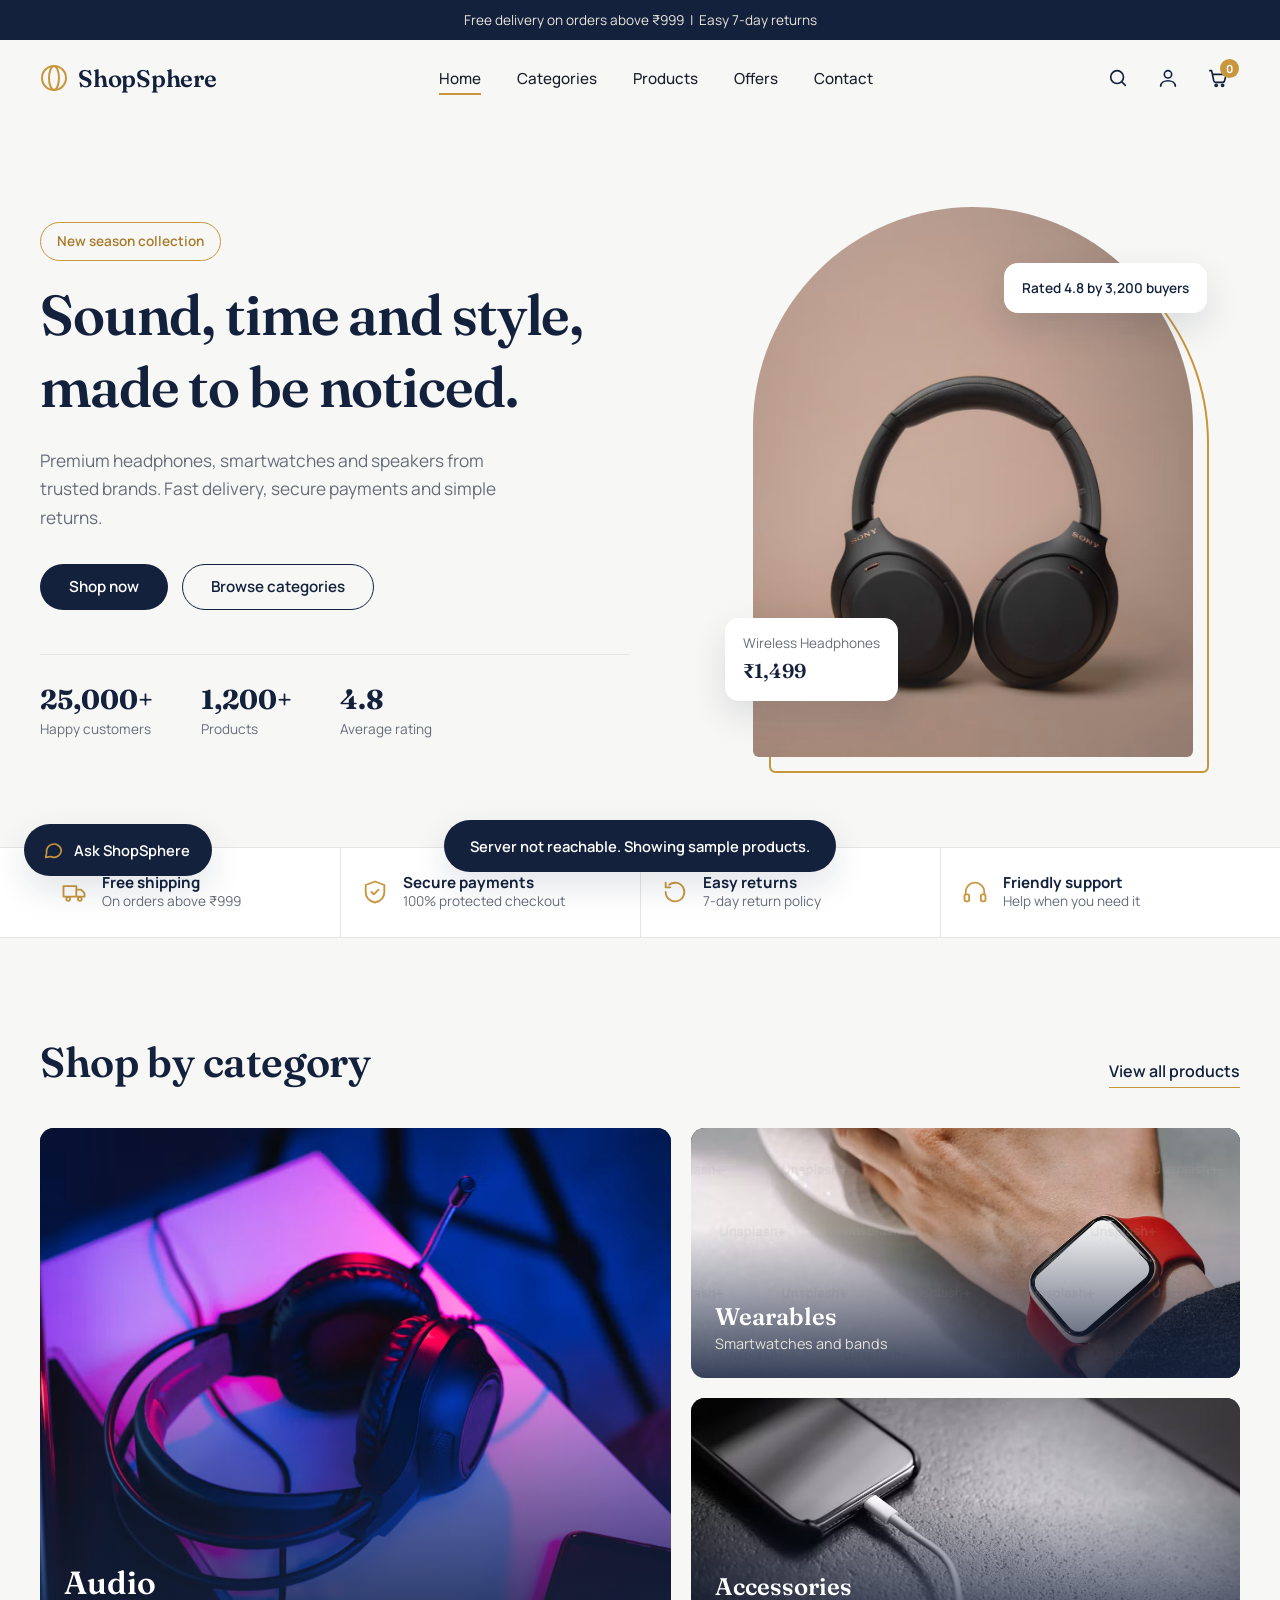
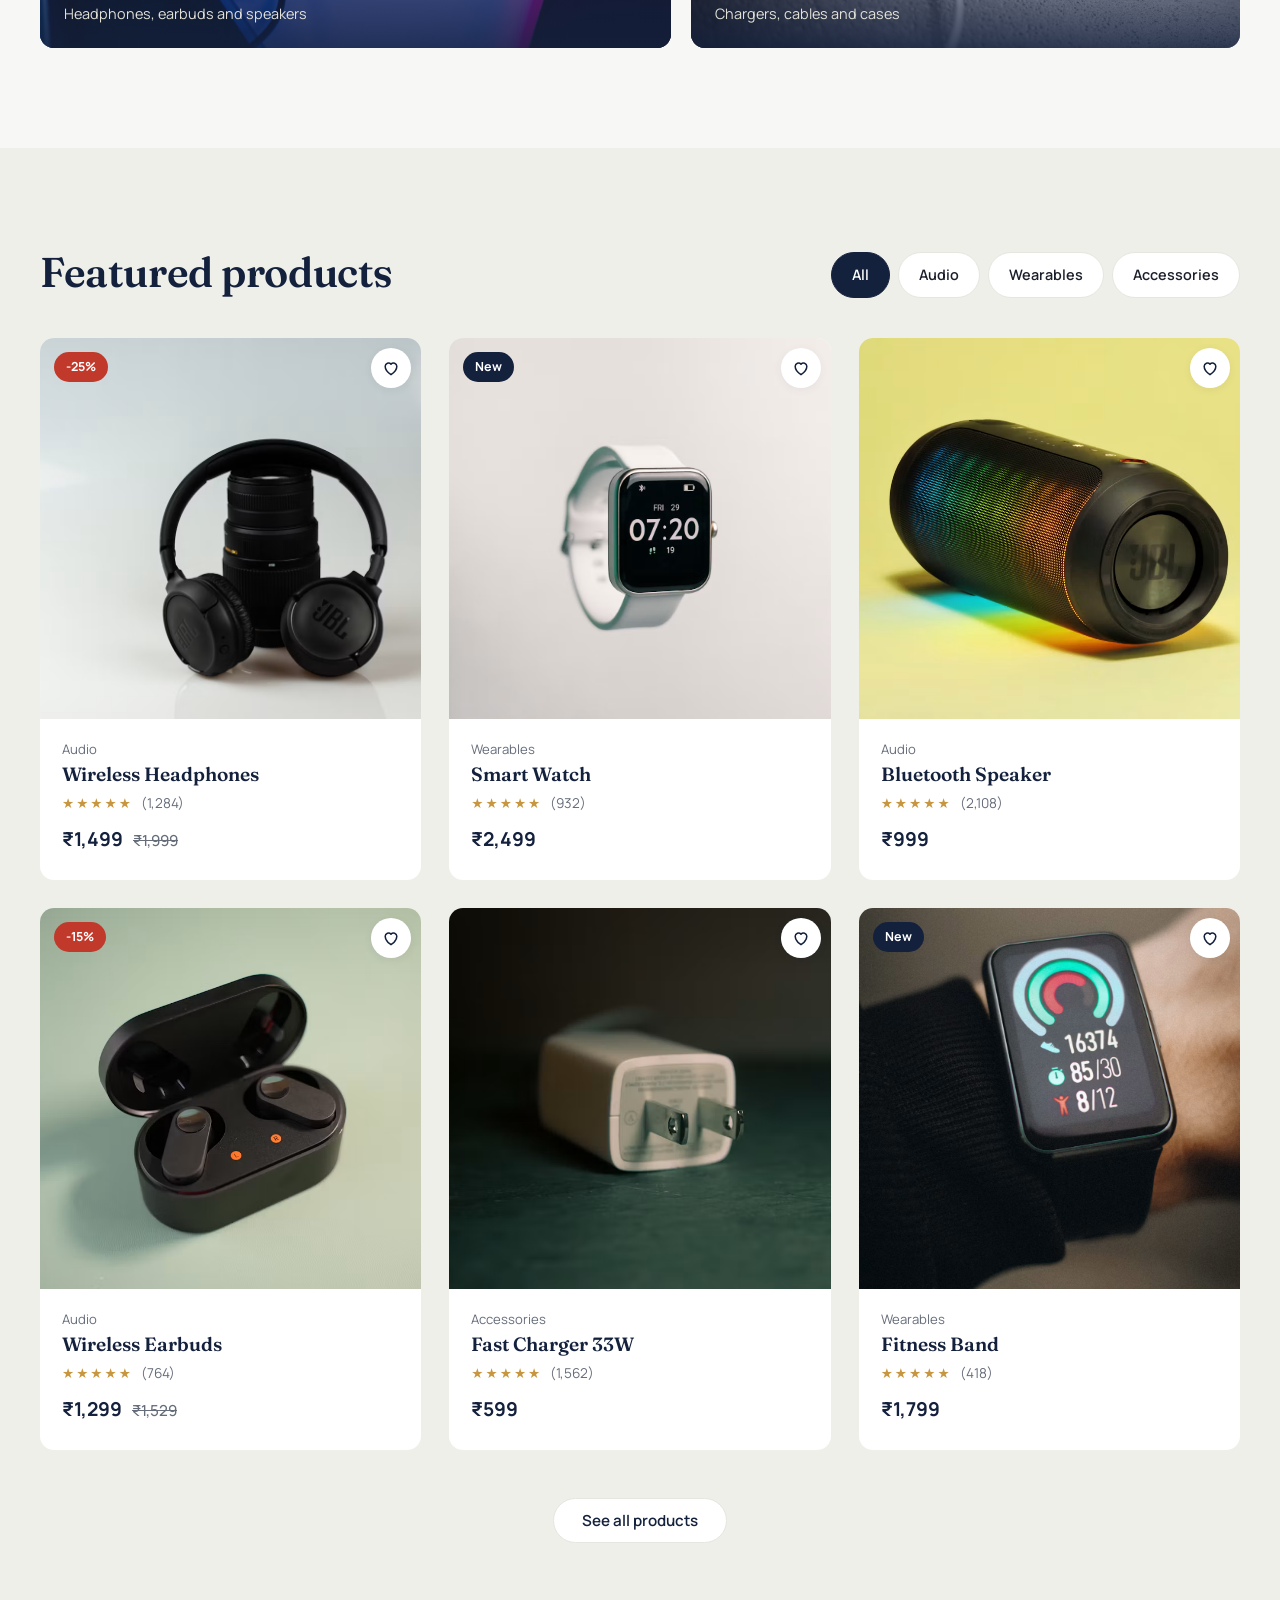
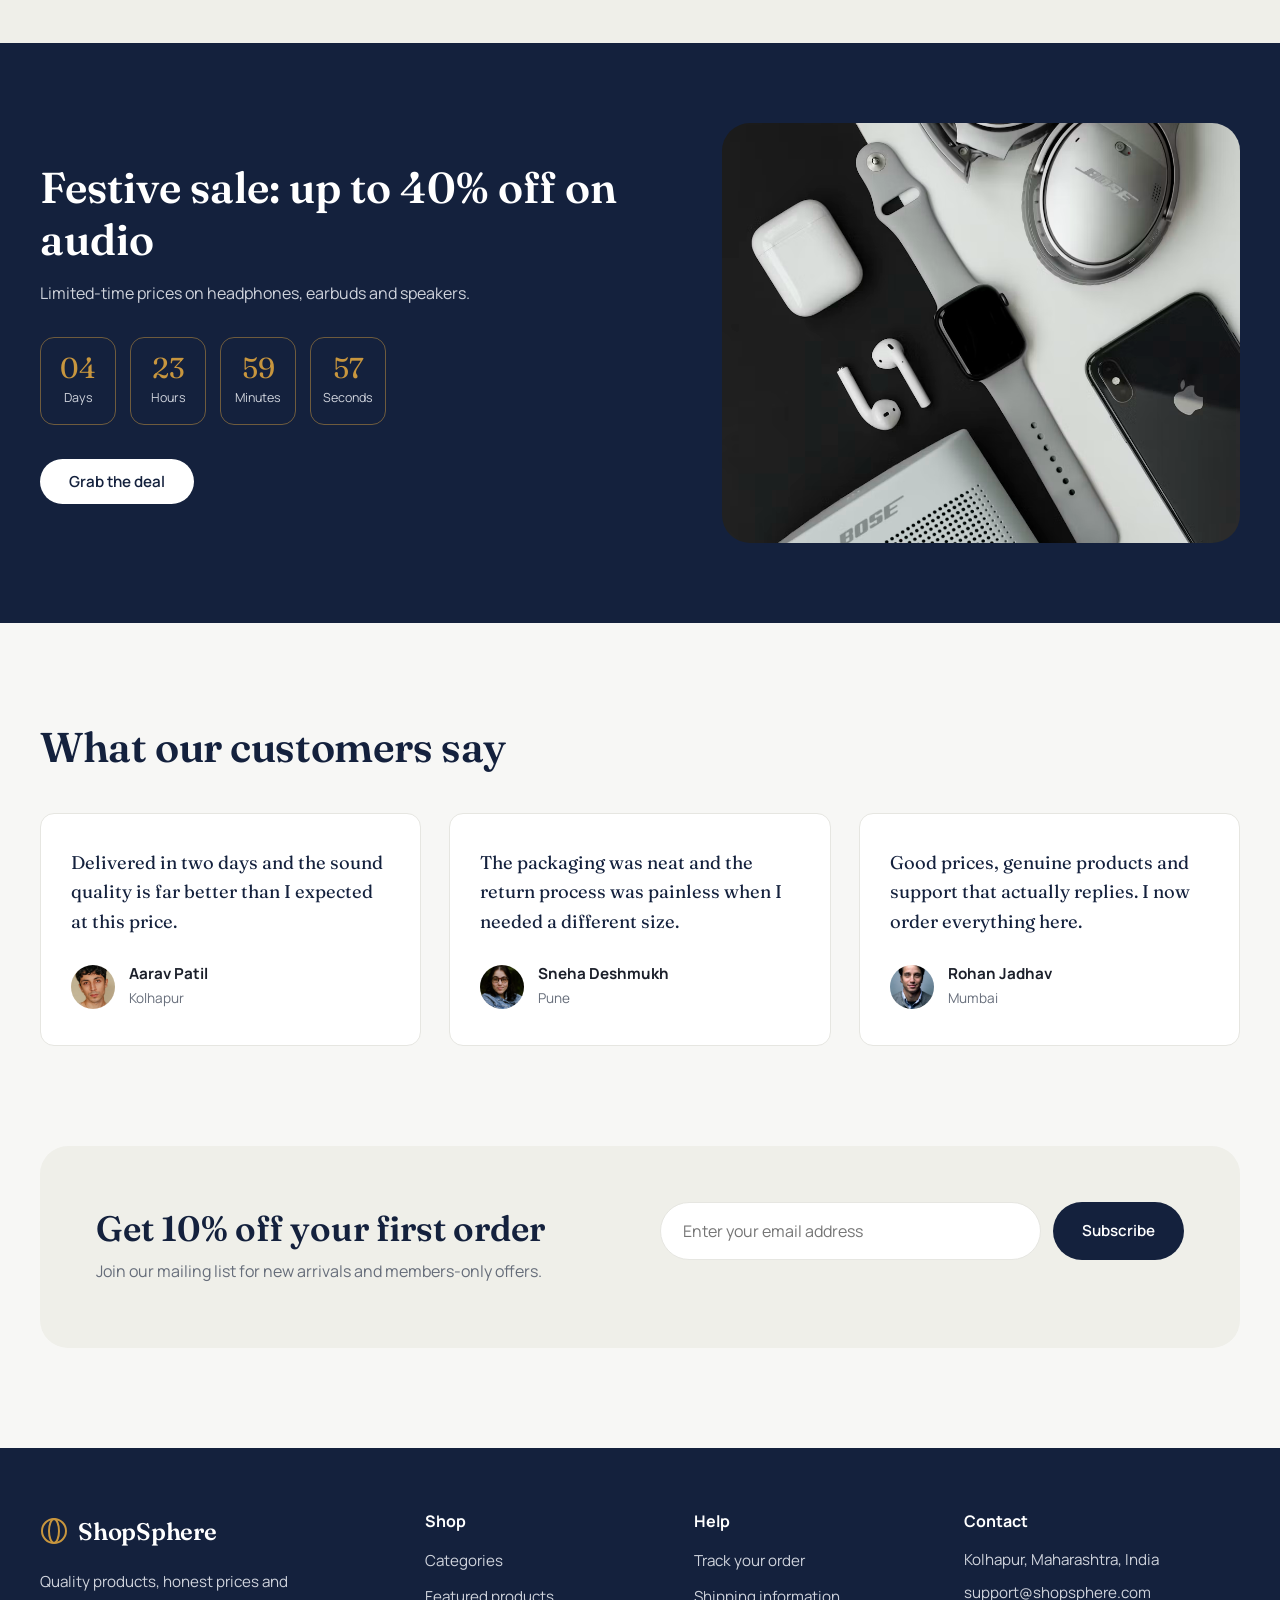
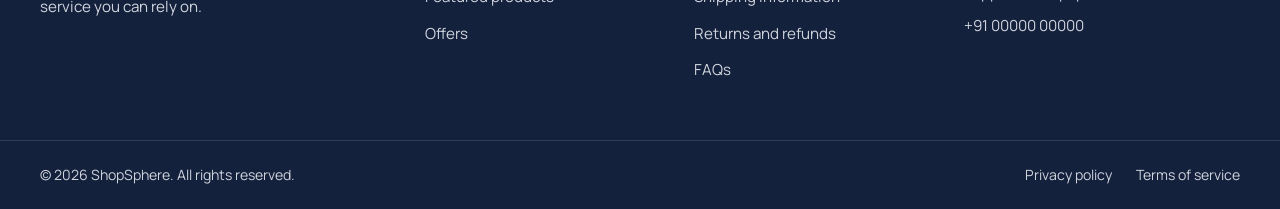
<file: frontend/index.html>
<!DOCTYPE html>
<html lang="en">
<head>
    <meta charset="UTF-8">
    <meta name="viewport" content="width=device-width, initial-scale=1.0">
    <meta name="description" content="ShopSphere - Premium electronics and lifestyle products, delivered across India.">
    <meta name="theme-color" content="#14213d">
    <title>ShopSphere - Premium Online Shopping</title>

    <!-- Fonts -->
    <link rel="preconnect" href="https://fonts.googleapis.com">
    <link rel="preconnect" href="https://fonts.gstatic.com" crossorigin>
    <link href="https://fonts.googleapis.com/css2?family=Fraunces:opsz,wght@9..144,500;9..144,600&family=Manrope:wght@400;500;600;700&display=swap" rel="stylesheet">

    <!-- Stylesheet (we create this in Day 2) -->
    <link rel="stylesheet" href="style.css">
</head>

<body>

    <a class="skip-link" href="#main">Skip to main content</a>

    <!-- ===== Announcement bar ===== -->
    <div class="announcement" role="region" aria-label="Offers">
        <p>Free delivery on orders above ₹999 &nbsp;|&nbsp; Easy 7-day returns</p>
    </div>

    <!-- ===== Header ===== -->
    <header class="header" id="header">
        <div class="container header__inner">

            <a href="index.html" class="logo" aria-label="ShopSphere home">
                <svg class="logo__mark" width="28" height="28" viewBox="0 0 28 28" aria-hidden="true">
                    <circle cx="14" cy="14" r="12" fill="none" stroke="currentColor" stroke-width="2"/>
                    <ellipse cx="14" cy="14" rx="5" ry="12" fill="none" stroke="currentColor" stroke-width="2"/>
                </svg>
                <span class="logo__text">ShopSphere</span>
            </a>

            <nav class="nav" id="nav" aria-label="Main navigation">
                <ul class="nav__list">
                    <li><a href="#home" class="nav__link is-active">Home</a></li>
                    <li><a href="#categories" class="nav__link">Categories</a></li>
                    <li><a href="#products" class="nav__link">Products</a></li>
                    <li><a href="#offers" class="nav__link">Offers</a></li>
                    <li><a href="#contact" class="nav__link">Contact</a></li>
                </ul>
            </nav>

            <div class="header__actions">
                <button class="icon-btn" id="searchToggle" aria-label="Search products" aria-expanded="false" aria-controls="searchPanel">
                    <svg width="22" height="22" viewBox="0 0 24 24" fill="none" stroke="currentColor" stroke-width="1.8" stroke-linecap="round" stroke-linejoin="round" aria-hidden="true"><circle cx="11" cy="11" r="7"/><path d="M20 20l-3.5-3.5"/></svg>
                </button>

                <a href="login.html" class="icon-btn" aria-label="Login or register">
                    <svg width="22" height="22" viewBox="0 0 24 24" fill="none" stroke="currentColor" stroke-width="1.8" stroke-linecap="round" stroke-linejoin="round" aria-hidden="true"><circle cx="12" cy="8" r="4"/><path d="M4 21c0-4 4-6 8-6s8 2 8 6"/></svg>
                </a>

                <button class="icon-btn cart-btn" id="cartToggle" aria-label="Open cart" aria-controls="cartDrawer" aria-expanded="false">
                    <svg width="22" height="22" viewBox="0 0 24 24" fill="none" stroke="currentColor" stroke-width="1.8" stroke-linecap="round" stroke-linejoin="round" aria-hidden="true"><path d="M3 4h2l2.4 11.2a2 2 0 0 0 2 1.6h7.7a2 2 0 0 0 2-1.5L21 8H6"/><circle cx="10" cy="20" r="1.2"/><circle cx="17" cy="20" r="1.2"/></svg>
                    <span class="cart-btn__count" id="cartCount">0</span>
                </button>

                <button class="menu-toggle" id="menuToggle" aria-label="Open menu" aria-expanded="false" aria-controls="nav">
                    <span></span><span></span><span></span>
                </button>
            </div>
        </div>

        <!-- Search panel (slides down) -->
        <div class="search-panel" id="searchPanel" hidden>
            <div class="container">
                <form class="search-form" role="search" action="#">
                    <label for="searchInput" class="visually-hidden">Search products</label>
                    <input type="search" id="searchInput" placeholder="Search headphones, watches, speakers" autocomplete="off">
                    <button type="submit" class="btn btn--dark">Search</button>
                </form>
            </div>
        </div>
    </header>

    <main id="main">

        <!-- ===== Hero ===== -->
        <section class="hero" id="home" aria-labelledby="hero-title">
            <div class="container hero__inner">

                <div class="hero__content">
                    <p class="hero__tag">New season collection</p>
                    <h1 class="hero__title" id="hero-title">
                        <span class="line"><span>Sound, time and style,</span></span>
                        <span class="line"><span>made to be noticed.</span></span>
                    </h1>
                    <p class="hero__text">
                        Premium headphones, smartwatches and speakers from trusted brands.
                        Fast delivery, secure payments and simple returns.
                    </p>
                    <div class="hero__buttons">
                        <a href="#products" class="btn btn--primary">Shop now</a>
                        <a href="#categories" class="btn btn--ghost">Browse categories</a>
                    </div>

                    <ul class="hero__stats">
                        <li><strong data-count="25000">25,000+</strong><span>Happy customers</span></li>
                        <li><strong data-count="1200">1,200+</strong><span>Products</span></li>
                        <li><strong>4.8</strong><span>Average rating</span></li>
                    </ul>
                </div>

                <div class="hero__visual">
                    <div class="hero__image-wrap">
                        <img src="images/hero-headphones.jpg" alt="Premium wireless headphones in matte black" width="640" height="720" fetchpriority="high">
                    </div>
                    <div class="hero__float hero__float--one">
                        <span class="hero__float-label">Wireless Headphones</span>
                        <span class="hero__float-price">₹1,499</span>
                    </div>
                    <div class="hero__float hero__float--two">
                        <span class="hero__float-label">Rated 4.8 by 3,200 buyers</span>
                    </div>
                </div>

            </div>
        </section>

        <!-- ===== Trust strip ===== -->
        <section class="trust" aria-label="Our promises">
            <div class="container">
                <ul class="trust__list">
                    <li class="trust__item">
                        <svg width="28" height="28" viewBox="0 0 24 24" fill="none" stroke="currentColor" stroke-width="1.6" stroke-linecap="round" stroke-linejoin="round" aria-hidden="true"><path d="M3 7h11v9H3zM14 10h4l3 3v3h-7z"/><circle cx="7" cy="18" r="1.6"/><circle cx="17" cy="18" r="1.6"/></svg>
                        <div><h3>Free shipping</h3><p>On orders above ₹999</p></div>
                    </li>
                    <li class="trust__item">
                        <svg width="28" height="28" viewBox="0 0 24 24" fill="none" stroke="currentColor" stroke-width="1.6" stroke-linecap="round" stroke-linejoin="round" aria-hidden="true"><path d="M12 3l8 3v6c0 5-3.5 8-8 9-4.5-1-8-4-8-9V6z"/><path d="M9 12l2 2 4-4"/></svg>
                        <div><h3>Secure payments</h3><p>100% protected checkout</p></div>
                    </li>
                    <li class="trust__item">
                        <svg width="28" height="28" viewBox="0 0 24 24" fill="none" stroke="currentColor" stroke-width="1.6" stroke-linecap="round" stroke-linejoin="round" aria-hidden="true"><path d="M4 12a8 8 0 1 0 3-6.2"/><path d="M4 4v4h4"/></svg>
                        <div><h3>Easy returns</h3><p>7-day return policy</p></div>
                    </li>
                    <li class="trust__item">
                        <svg width="28" height="28" viewBox="0 0 24 24" fill="none" stroke="currentColor" stroke-width="1.6" stroke-linecap="round" stroke-linejoin="round" aria-hidden="true"><path d="M4 14v-2a8 8 0 0 1 16 0v2"/><rect x="3" y="14" width="4" height="6" rx="1.5"/><rect x="17" y="14" width="4" height="6" rx="1.5"/></svg>
                        <div><h3>Friendly support</h3><p>Help when you need it</p></div>
                    </li>
                </ul>
            </div>
        </section>

        <!-- ===== Categories ===== -->
        <section class="section" id="categories" aria-labelledby="categories-title">
            <div class="container">
                <header class="section__head">
                    <h2 class="section__title" id="categories-title">Shop by category</h2>
                    <a href="#products" class="link-arrow">View all products</a>
                </header>

                <div class="categories">
                    <a href="#products" class="category category--large" data-category="audio">
                        <img src="images/cat-audio.jpg" alt="" loading="lazy" width="600" height="600">
                        <div class="category__info">
                            <h3>Audio</h3>
                            <p>Headphones, earbuds and speakers</p>
                        </div>
                    </a>
                    <a href="#products" class="category" data-category="wearables">
                        <img src="images/cat-wearables.jpg" alt="" loading="lazy" width="400" height="300">
                        <div class="category__info">
                            <h3>Wearables</h3>
                            <p>Smartwatches and bands</p>
                        </div>
                    </a>
                    <a href="#products" class="category" data-category="accessories">
                        <img src="images/cat-accessories.jpg" alt="" loading="lazy" width="400" height="300">
                        <div class="category__info">
                            <h3>Accessories</h3>
                            <p>Chargers, cables and cases</p>
                        </div>
                    </a>
                </div>
            </div>
        </section>

        <!-- ===== Featured products ===== -->
        <section class="section section--tinted" id="products" aria-labelledby="products-title">
            <div class="container">
                <header class="section__head">
                    <h2 class="section__title" id="products-title">Featured products</h2>

                    <div class="filters" role="group" aria-label="Filter products">
                        <button class="filter is-active" data-filter="all">All</button>
                        <button class="filter" data-filter="audio">Audio</button>
                        <button class="filter" data-filter="wearables">Wearables</button>
                        <button class="filter" data-filter="accessories">Accessories</button>
                    </div>
                </header>

                <div class="product-grid" id="productGrid">

                    <!-- Product card -->
                    <article class="product" data-category="audio" data-id="1">
                        <div class="product__media">
                            <span class="badge badge--sale">-25%</span>
                            <button class="wishlist" aria-label="Add Wireless Headphones to wishlist" aria-pressed="false">
                                <svg width="20" height="20" viewBox="0 0 24 24" fill="none" stroke="currentColor" stroke-width="1.8" stroke-linejoin="round" aria-hidden="true"><path d="M12 20s-7-4.4-7-10a4 4 0 0 1 7-2.5A4 4 0 0 1 19 10c0 5.600-7 10-7 10z"/></svg>
                            </button>
                            <img src="images/headphones.jpg" alt="Wireless Headphones" loading="lazy" width="400" height="400">
                            <button class="btn btn--primary product__quick" data-add>Add to cart</button>
                        </div>
                        <div class="product__body">
                            <p class="product__category">Audio</p>
                            <h3 class="product__name">Wireless Headphones</h3>
                            <div class="rating" aria-label="Rated 4.7 out of 5">
                                <span class="rating__stars" aria-hidden="true">★★★★★</span>
                                <span class="rating__count">(1,284)</span>
                            </div>
                            <p class="product__price">
                                <span class="price">₹1,499</span>
                                <s class="price price--old">₹1,999</s>
                            </p>
                        </div>
                    </article>

                    <article class="product" data-category="wearables" data-id="2">
                        <div class="product__media">
                            <span class="badge badge--new">New</span>
                            <button class="wishlist" aria-label="Add Smart Watch to wishlist" aria-pressed="false">
                                <svg width="20" height="20" viewBox="0 0 24 24" fill="none" stroke="currentColor" stroke-width="1.8" stroke-linejoin="round" aria-hidden="true"><path d="M12 20s-7-4.4-7-10a4 4 0 0 1 7-2.5A4 4 0 0 1 19 10c0 5.600-7 10-7 10z"/></svg>
                            </button>
                            <img src="images/smartwatch.jpg" alt="Smart Watch" loading="lazy" width="400" height="400">
                            <button class="btn btn--primary product__quick" data-add>Add to cart</button>
                        </div>
                        <div class="product__body">
                            <p class="product__category">Wearables</p>
                            <h3 class="product__name">Smart Watch</h3>
                            <div class="rating" aria-label="Rated 4.5 out of 5">
                                <span class="rating__stars" aria-hidden="true">★★★★★</span>
                                <span class="rating__count">(932)</span>
                            </div>
                            <p class="product__price">
                                <span class="price">₹2,499</span>
                            </p>
                        </div>
                    </article>

                    <article class="product" data-category="audio" data-id="3">
                        <div class="product__media">
                            <button class="wishlist" aria-label="Add Bluetooth Speaker to wishlist" aria-pressed="false">
                                <svg width="20" height="20" viewBox="0 0 24 24" fill="none" stroke="currentColor" stroke-width="1.8" stroke-linejoin="round" aria-hidden="true"><path d="M12 20s-7-4.4-7-10a4 4 0 0 1 7-2.5A4 4 0 0 1 19 10c0 5.600-7 10-7 10z"/></svg>
                            </button>
                            <img src="images/speaker.jpg" alt="Bluetooth Speaker" loading="lazy" width="400" height="400">
                            <button class="btn btn--primary product__quick" data-add>Add to cart</button>
                        </div>
                        <div class="product__body">
                            <p class="product__category">Audio</p>
                            <h3 class="product__name">Bluetooth Speaker</h3>
                            <div class="rating" aria-label="Rated 4.6 out of 5">
                                <span class="rating__stars" aria-hidden="true">★★★★★</span>
                                <span class="rating__count">(2,108)</span>
                            </div>
                            <p class="product__price">
                                <span class="price">₹999</span>
                            </p>
                        </div>
                    </article>

                    <article class="product" data-category="audio" data-id="4">
                        <div class="product__media">
                            <span class="badge badge--sale">-15%</span>
                            <button class="wishlist" aria-label="Add Wireless Earbuds to wishlist" aria-pressed="false">
                                <svg width="20" height="20" viewBox="0 0 24 24" fill="none" stroke="currentColor" stroke-width="1.8" stroke-linejoin="round" aria-hidden="true"><path d="M12 20s-7-4.4-7-10a4 4 0 0 1 7-2.5A4 4 0 0 1 19 10c0 5.600-7 10-7 10z"/></svg>
                            </button>
                            <img src="images/earbuds.jpg" alt="Wireless Earbuds" loading="lazy" width="400" height="400">
                            <button class="btn btn--primary product__quick" data-add>Add to cart</button>
                        </div>
                        <div class="product__body">
                            <p class="product__category">Audio</p>
                            <h3 class="product__name">Wireless Earbuds</h3>
                            <div class="rating" aria-label="Rated 4.4 out of 5">
                                <span class="rating__stars" aria-hidden="true">★★★★★</span>
                                <span class="rating__count">(764)</span>
                            </div>
                            <p class="product__price">
                                <span class="price">₹1,299</span>
                                <s class="price price--old">₹1,529</s>
                            </p>
                        </div>
                    </article>

                    <article class="product" data-category="accessories" data-id="5">
                        <div class="product__media">
                            <button class="wishlist" aria-label="Add Fast Charger to wishlist" aria-pressed="false">
                                <svg width="20" height="20" viewBox="0 0 24 24" fill="none" stroke="currentColor" stroke-width="1.8" stroke-linejoin="round" aria-hidden="true"><path d="M12 20s-7-4.4-7-10a4 4 0 0 1 7-2.5A4 4 0 0 1 19 10c0 5.600-7 10-7 10z"/></svg>
                            </button>
                            <img src="images/charger.jpg" alt="Fast Charger" loading="lazy" width="400" height="400">
                            <button class="btn btn--primary product__quick" data-add>Add to cart</button>
                        </div>
                        <div class="product__body">
                            <p class="product__category">Accessories</p>
                            <h3 class="product__name">Fast Charger 33W</h3>
                            <div class="rating" aria-label="Rated 4.3 out of 5">
                                <span class="rating__stars" aria-hidden="true">★★★★★</span>
                                <span class="rating__count">(1,562)</span>
                            </div>
                            <p class="product__price">
                                <span class="price">₹599</span>
                            </p>
                        </div>
                    </article>

                    <article class="product" data-category="wearables" data-id="6">
                        <div class="product__media">
                            <span class="badge badge--new">New</span>
                            <button class="wishlist" aria-label="Add Fitness Band to wishlist" aria-pressed="false">
                                <svg width="20" height="20" viewBox="0 0 24 24" fill="none" stroke="currentColor" stroke-width="1.8" stroke-linejoin="round" aria-hidden="true"><path d="M12 20s-7-4.4-7-10a4 4 0 0 1 7-2.5A4 4 0 0 1 19 10c0 5.600-7 10-7 10z"/></svg>
                            </button>
                            <img src="images/fitness-band.jpg" alt="Fitness Band" loading="lazy" width="400" height="400">
                            <button class="btn btn--primary product__quick" data-add>Add to cart</button>
                        </div>
                        <div class="product__body">
                            <p class="product__category">Wearables</p>
                            <h3 class="product__name">Fitness Band</h3>
                            <div class="rating" aria-label="Rated 4.5 out of 5">
                                <span class="rating__stars" aria-hidden="true">★★★★★</span>
                                <span class="rating__count">(418)</span>
                            </div>
                            <p class="product__price">
                                <span class="price">₹1,799</span>
                            </p>
                        </div>
                    </article>

                </div>

                <div class="section__footer">
                    <a href="products.html" class="btn btn--outline">See all products</a>
                </div>
            </div>
        </section>

        <!-- ===== Offer banner ===== -->
        <section class="offer" id="offers" aria-labelledby="offer-title">
            <div class="container offer__inner">
                <div class="offer__content">
                    <h2 id="offer-title">Festive sale: up to 40% off on audio</h2>
                    <p>Limited-time prices on headphones, earbuds and speakers.</p>

                    <div class="countdown" id="countdown" role="timer" aria-label="Time left in sale">
                        <div class="countdown__box"><span id="cdDays">00</span><small>Days</small></div>
                        <div class="countdown__box"><span id="cdHours">00</span><small>Hours</small></div>
                        <div class="countdown__box"><span id="cdMins">00</span><small>Minutes</small></div>
                        <div class="countdown__box"><span id="cdSecs">00</span><small>Seconds</small></div>
                    </div>

                    <a href="#products" class="btn btn--light">Grab the deal</a>
                </div>
                <div class="offer__image">
                    <img src="images/offer.jpg" alt="Assorted audio products on sale" loading="lazy" width="520" height="420">
                </div>
            </div>
        </section>

        <!-- ===== Testimonials ===== -->
        <section class="section" aria-labelledby="reviews-title">
            <div class="container">
                <header class="section__head">
                    <h2 class="section__title" id="reviews-title">What our customers say</h2>
                </header>

                <div class="reviews">
                    <figure class="review">
                        <blockquote>
                            <p>Delivered in two days and the sound quality is far better than I expected at this price.</p>
                        </blockquote>
                        <figcaption>
                            <img src="images/user-1.jpg" alt="" width="44" height="44" loading="lazy">
                            <div><strong>Aarav Patil</strong><span>Kolhapur</span></div>
                        </figcaption>
                    </figure>

                    <figure class="review">
                        <blockquote>
                            <p>The packaging was neat and the return process was painless when I needed a different size.</p>
                        </blockquote>
                        <figcaption>
                            <img src="images/user-2.jpg" alt="" width="44" height="44" loading="lazy">
                            <div><strong>Sneha Deshmukh</strong><span>Pune</span></div>
                        </figcaption>
                    </figure>

                    <figure class="review">
                        <blockquote>
                            <p>Good prices, genuine products and support that actually replies. I now order everything here.</p>
                        </blockquote>
                        <figcaption>
                            <img src="images/user-3.jpg" alt="" width="44" height="44" loading="lazy">
                            <div><strong>Rohan Jadhav</strong><span>Mumbai</span></div>
                        </figcaption>
                    </figure>
                </div>
            </div>
        </section>

        <!-- ===== Newsletter ===== -->
        <section class="newsletter" aria-labelledby="news-title">
            <div class="container newsletter__inner">
                <div>
                    <h2 id="news-title">Get 10% off your first order</h2>
                    <p>Join our mailing list for new arrivals and members-only offers.</p>
                </div>
                <form class="newsletter__form" id="newsletterForm" novalidate>
                    <label for="newsletterEmail" class="visually-hidden">Email address</label>
                    <input type="email" id="newsletterEmail" name="email" placeholder="Enter your email address" required>
                    <button type="submit" class="btn btn--primary">Subscribe</button>
                    <p class="form-message" id="newsletterMessage" aria-live="polite"></p>
                </form>
            </div>
        </section>

    </main>

    <!-- ===== Footer ===== -->
    <footer class="footer" id="contact">
        <div class="container footer__grid">

            <div class="footer__brand">
                <a href="index.html" class="logo logo--light" aria-label="ShopSphere home">
                    <svg class="logo__mark" width="28" height="28" viewBox="0 0 28 28" aria-hidden="true">
                        <circle cx="14" cy="14" r="12" fill="none" stroke="currentColor" stroke-width="2"/>
                        <ellipse cx="14" cy="14" rx="5" ry="12" fill="none" stroke="currentColor" stroke-width="2"/>
                    </svg>
                    <span class="logo__text">ShopSphere</span>
                </a>
                <p>Quality products, honest prices and service you can rely on.</p>
            </div>

            <nav class="footer__col" aria-label="Shop links">
                <h3>Shop</h3>
                <ul>
                    <li><a href="#categories">Categories</a></li>
                    <li><a href="#products">Featured products</a></li>
                    <li><a href="#offers">Offers</a></li>
                </ul>
            </nav>

            <nav class="footer__col" aria-label="Help links">
                <h3>Help</h3>
                <ul>
                    <li><a href="#">Track your order</a></li>
                    <li><a href="#">Shipping information</a></li>
                    <li><a href="#">Returns and refunds</a></li>
                    <li><a href="#">FAQs</a></li>
                </ul>
            </nav>

            <div class="footer__col">
                <h3>Contact</h3>
                <address>
                    <p>Kolhapur, Maharashtra, India</p>
                    <p><a href="mailto:support@shopsphere.com">support@shopsphere.com</a></p>
                    <p><a href="tel:+910000000000">+91 00000 00000</a></p>
                </address>
            </div>

        </div>

        <div class="footer__bottom">
            <div class="container footer__bottom-inner">
                <p>© 2026 ShopSphere. All rights reserved.</p>
                <ul>
                    <li><a href="#">Privacy policy</a></li>
                    <li><a href="#">Terms of service</a></li>
                </ul>
            </div>
        </div>
    </footer>

    <!-- ===== Cart drawer (slides in from right) ===== -->
    <div class="overlay" id="overlay" hidden></div>

    <aside class="cart-drawer" id="cartDrawer" aria-label="Shopping cart" aria-hidden="true">
        <div class="cart-drawer__head">
            <h2>Your cart</h2>
            <button class="icon-btn" id="cartClose" aria-label="Close cart">
                <svg width="22" height="22" viewBox="0 0 24 24" fill="none" stroke="currentColor" stroke-width="1.8" stroke-linecap="round" aria-hidden="true"><path d="M6 6l12 12M18 6L6 18"/></svg>
            </button>
        </div>

        <div class="cart-drawer__items" id="cartItems">
            <p class="cart-empty">Your cart is empty. Add a product to get started.</p>
        </div>

        <div class="cart-drawer__foot">
            <div class="cart-total">
                <span>Subtotal</span>
                <strong id="cartTotal">₹0</strong>
            </div>
            <a href="checkout.html" class="btn btn--primary btn--block">Go to checkout</a>
        </div>
    </aside>

    <!-- Toast message (for "Added to cart") -->
    <div class="toast" id="toast" role="status" aria-live="polite"></div>

    <!-- Back to top -->
    <button class="to-top" id="toTop" aria-label="Back to top">
        <svg width="20" height="20" viewBox="0 0 24 24" fill="none" stroke="currentColor" stroke-width="2" stroke-linecap="round" stroke-linejoin="round" aria-hidden="true"><path d="M12 19V5M5 12l7-7 7 7"/></svg>
    </button>

    <!-- JavaScript (we create this in Day 3) -->
    <script src="script.js" defer></script>
    <script src="assistant.js" defer></script>
</body>
</html>
</file>
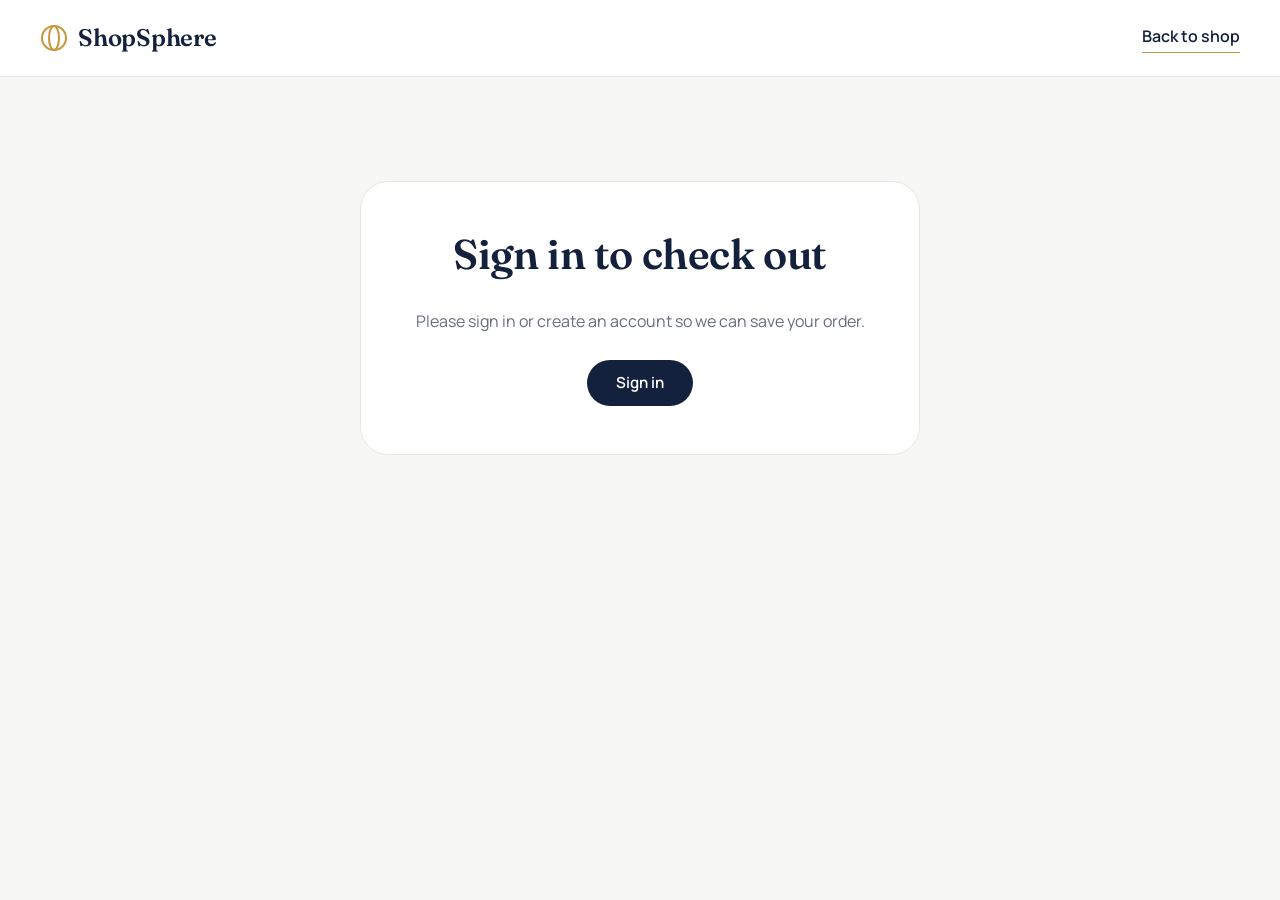
<file: frontend/checkout.html>
<!DOCTYPE html>
<html lang="en">
<head>
    <meta charset="UTF-8">
    <meta name="viewport" content="width=device-width, initial-scale=1.0">
    <title>Checkout - ShopSphere</title>

    <link rel="preconnect" href="https://fonts.googleapis.com">
    <link rel="preconnect" href="https://fonts.gstatic.com" crossorigin>
    <link href="https://fonts.googleapis.com/css2?family=Fraunces:opsz,wght@9..144,500;9..144,600&family=Manrope:wght@400;500;600;700&display=swap" rel="stylesheet">

    <link rel="stylesheet" href="style.css">
    <link rel="stylesheet" href="auth.css">
    <link rel="stylesheet" href="checkout.css">
</head>

<body class="checkout-page">

    <header class="checkout-header">
        <div class="container checkout-header__inner">
            <a href="index.html" class="logo" aria-label="ShopSphere home">
                <svg class="logo__mark" width="28" height="28" viewBox="0 0 28 28" aria-hidden="true">
                    <circle cx="14" cy="14" r="12" fill="none" stroke="currentColor" stroke-width="2"/>
                    <ellipse cx="14" cy="14" rx="5" ry="12" fill="none" stroke="currentColor" stroke-width="2"/>
                </svg>
                <span class="logo__text">ShopSphere</span>
            </a>
            <a href="index.html" class="link-arrow">Back to shop</a>
        </div>
    </header>

    <main class="container checkout">

        <!-- Main checkout view -->
        <div id="checkoutView" hidden>
            <h1 class="checkout__title">Checkout</h1>

            <div class="checkout__grid">

                <form id="checkoutForm" class="checkout-form" novalidate>
                    <h2 class="checkout__heading">Delivery details</h2>

                    <div class="field">
                        <label for="fullName">Full name</label>
                        <input type="text" id="fullName" name="full_name" autocomplete="name" required>
                    </div>

                    <div class="field-row">
                        <div class="field">
                            <label for="phone">Phone number</label>
                            <input type="tel" id="phone" name="phone" autocomplete="tel" inputmode="numeric" placeholder="9876543210" required>
                        </div>
                        <div class="field">
                            <label for="pincode">Pincode</label>
                            <input type="text" id="pincode" name="pincode" autocomplete="postal-code" inputmode="numeric" maxlength="6" placeholder="416001" required>
                        </div>
                    </div>

                    <div class="field">
                        <label for="address">Address</label>
                        <input type="text" id="address" name="address" autocomplete="street-address" placeholder="House number, street, area" required>
                    </div>

                    <div class="field-row">
                        <div class="field">
                            <label for="city">City</label>
                            <input type="text" id="city" name="city" autocomplete="address-level2" required>
                        </div>
                        <div class="field">
                            <label for="state">State</label>
                            <input type="text" id="state" name="state" autocomplete="address-level1" required>
                        </div>
                    </div>

                    <h2 class="checkout__heading">Payment</h2>
                    <p class="payment-note">
                        <strong>Demo mode.</strong> No real payment is taken. Your order is saved as pending, and payment will be added later in test mode.
                    </p>

                    <button type="submit" class="btn btn--primary btn--block" id="placeOrderBtn">Place order</button>
                    <p class="form-message" id="checkoutMessage" role="status" aria-live="polite"></p>
                </form>

                <aside class="summary" aria-label="Order summary">
                    <h2 class="checkout__heading">Order summary</h2>
                    <ul class="summary__items" id="summaryItems"></ul>
                    <div class="summary__total">
                        <span>Total</span>
                        <strong id="summaryTotal">₹0</strong>
                    </div>
                    <p class="summary__note">The final total is calculated by our server when you place the order.</p>
                </aside>

            </div>
        </div>

        <!-- Shown when the cart is empty or the person is not signed in -->
        <section class="state-box" id="stateBox" hidden>
            <h1 class="checkout__title" id="stateTitle"></h1>
            <p id="stateText"></p>
            <a href="index.html" class="btn btn--primary" id="stateButton"></a>
        </section>

        <!-- Shown after the order is placed -->
        <section class="confirmation" id="confirmation" hidden>
            <div class="confirmation__icon" aria-hidden="true">
                <svg width="36" height="36" viewBox="0 0 24 24" fill="none" stroke="currentColor" stroke-width="2.2" stroke-linecap="round" stroke-linejoin="round"><path d="M5 12.5l4.5 4.5L19 7.5"/></svg>
            </div>
            <h1 class="checkout__title">Thank you for your order</h1>
            <p class="confirmation__text" id="confirmText"></p>

            <ul class="summary__items confirmation__items" id="confirmItems"></ul>
            <div class="summary__total">
                <span>Total</span>
                <strong id="confirmTotal"></strong>
            </div>

            <div class="confirmation__actions">
                <a href="orders.html" class="btn btn--primary">View my orders</a>
                <a href="index.html" class="btn btn--outline">Continue shopping</a>
            </div>        </section>

    </main>

    <script src="checkout.js" defer></script>
</body>
</html>
</file>
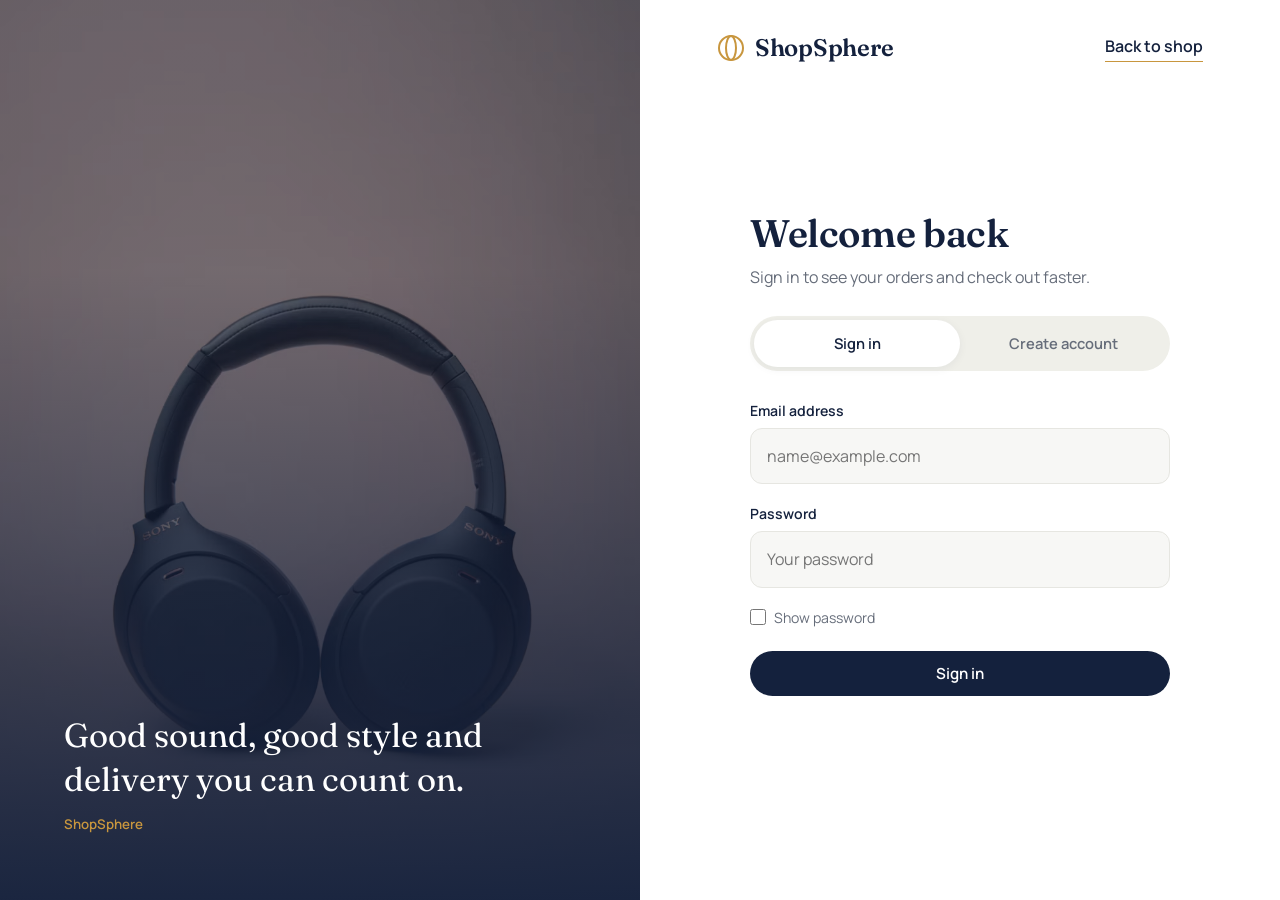
<file: frontend/login.html>
<!DOCTYPE html>
<html lang="en">
<head>
    <meta charset="UTF-8">
    <meta name="viewport" content="width=device-width, initial-scale=1.0">
    <title>Sign in - ShopSphere</title>

    <link rel="preconnect" href="https://fonts.googleapis.com">
    <link rel="preconnect" href="https://fonts.gstatic.com" crossorigin>
    <link href="https://fonts.googleapis.com/css2?family=Fraunces:opsz,wght@9..144,500;9..144,600&family=Manrope:wght@400;500;600;700&display=swap" rel="stylesheet">

    <link rel="stylesheet" href="style.css">
    <link rel="stylesheet" href="auth.css">
</head>

<body class="auth-page">

    <main class="auth">

        <!-- Left side: picture and a line of text (hidden on phones) -->
        <section class="auth__visual" aria-hidden="true">
            <img src="images/hero-headphones.jpg" alt="">
            <div class="auth__quote">
                <p>Good sound, good style and delivery you can count on.</p>
                <small>ShopSphere</small>
            </div>
        </section>

        <!-- Right side: the forms -->
        <section class="auth__panel">

            <div class="auth__top">
                <a href="index.html" class="logo" aria-label="ShopSphere home">
                    <svg class="logo__mark" width="28" height="28" viewBox="0 0 28 28" aria-hidden="true">
                        <circle cx="14" cy="14" r="12" fill="none" stroke="currentColor" stroke-width="2"/>
                        <ellipse cx="14" cy="14" rx="5" ry="12" fill="none" stroke="currentColor" stroke-width="2"/>
                    </svg>
                    <span class="logo__text">ShopSphere</span>
                </a>
                <a href="index.html" class="link-arrow">Back to shop</a>
            </div>

            <div class="auth__card">

                <!-- Shown only when the person is already signed in -->
                <div id="signedIn" hidden>
                    <h1 class="auth__title">You’re signed in</h1>
                    <p class="auth__sub" id="signedInText"></p>
                    <div class="auth__actions">
                        <a href="index.html" class="btn btn--primary btn--block">Continue shopping</a>
                        <button type="button" class="btn btn--outline btn--block" id="logoutBtn">Log out</button>
                    </div>
                </div>

                <!-- Sign in and Create account -->
                <div id="authForms">
                    <h1 class="auth__title" id="authTitle">Welcome back</h1>
                    <p class="auth__sub" id="authSub">Sign in to see your orders and check out faster.</p>

                    <div class="auth-tabs" role="tablist" aria-label="Account">
                        <button type="button" role="tab" id="tabLogin" data-tab="login" aria-selected="true" aria-controls="loginForm">Sign in</button>
                        <button type="button" role="tab" id="tabRegister" data-tab="register" aria-selected="false" aria-controls="registerForm">Create account</button>
                    </div>

                    <!-- Sign in form -->
                    <form id="loginForm" class="auth-form" novalidate>
                        <div class="field">
                            <label for="loginEmail">Email address</label>
                            <input type="email" id="loginEmail" name="email" autocomplete="email" placeholder="name@example.com" required>
                        </div>
                        <div class="field">
                            <label for="loginPassword">Password</label>
                            <input type="password" id="loginPassword" name="password" autocomplete="current-password" placeholder="Your password" required>
                        </div>
                        <label class="show-password">
                            <input type="checkbox" data-show-password> Show password
                        </label>
                        <button type="submit" class="btn btn--primary btn--block">Sign in</button>
                        <p class="form-message" role="status" aria-live="polite"></p>
                    </form>

                    <!-- Create account form -->
                    <form id="registerForm" class="auth-form" novalidate hidden>
                        <div class="field">
                            <label for="registerName">Full name</label>
                            <input type="text" id="registerName" name="name" autocomplete="name" placeholder="Your name" required>
                        </div>
                        <div class="field">
                            <label for="registerEmail">Email address</label>
                            <input type="email" id="registerEmail" name="email" autocomplete="email" placeholder="name@example.com" required>
                        </div>
                        <div class="field">
                            <label for="registerPassword">Password</label>
                            <input type="password" id="registerPassword" name="password" autocomplete="new-password" placeholder="At least 8 characters" required>
                            <small class="field__hint">Use at least 8 characters, and avoid common passwords.</small>
                        </div>
                        <label class="show-password">
                            <input type="checkbox" data-show-password> Show password
                        </label>
                        <button type="submit" class="btn btn--primary btn--block">Create account</button>
                        <p class="form-message" role="status" aria-live="polite"></p>
                    </form>
                </div>

            </div>
        </section>
    </main>

    <script src="auth.js" defer></script>
</body>
</html>
</file>
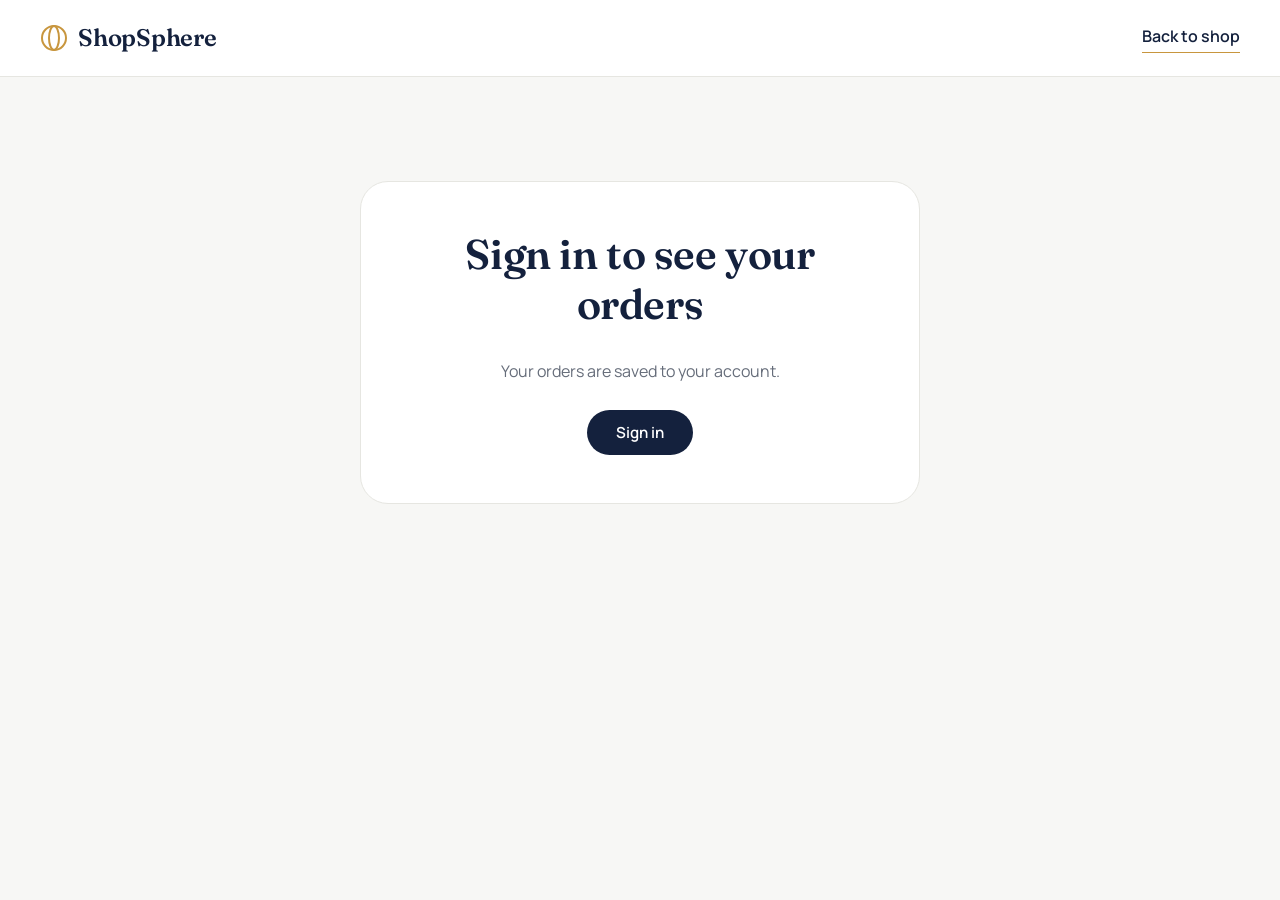
<file: frontend/orders.html>
<!DOCTYPE html>
<html lang="en">
<head>
    <meta charset="UTF-8">
    <meta name="viewport" content="width=device-width, initial-scale=1.0">
    <title>My orders - ShopSphere</title>

    <link rel="preconnect" href="https://fonts.googleapis.com">
    <link rel="preconnect" href="https://fonts.gstatic.com" crossorigin>
    <link href="https://fonts.googleapis.com/css2?family=Fraunces:opsz,wght@9..144,500;9..144,600&family=Manrope:wght@400;500;600;700&display=swap" rel="stylesheet">

    <link rel="stylesheet" href="style.css">
    <link rel="stylesheet" href="checkout.css">
    <link rel="stylesheet" href="orders.css">
</head>

<body class="checkout-page">

    <header class="checkout-header">
        <div class="container checkout-header__inner">
            <a href="index.html" class="logo" aria-label="ShopSphere home">
                <svg class="logo__mark" width="28" height="28" viewBox="0 0 28 28" aria-hidden="true">
                    <circle cx="14" cy="14" r="12" fill="none" stroke="currentColor" stroke-width="2"/>
                    <ellipse cx="14" cy="14" rx="5" ry="12" fill="none" stroke="currentColor" stroke-width="2"/>
                </svg>
                <span class="logo__text">ShopSphere</span>
            </a>
            <a href="index.html" class="link-arrow">Back to shop</a>
        </div>
    </header>

    <main class="container checkout">

        <!-- The list of orders -->
        <div id="ordersView">
            <h1 class="checkout__title">My orders</h1>
            <p class="orders__loading" id="ordersLoading">Loading your orders…</p>
            <div class="orders" id="ordersList"></div>
        </div>

        <!-- Shown when signed out, when there are no orders, or on an error -->
        <section class="state-box" id="stateBox" hidden>
            <h1 class="checkout__title" id="stateTitle"></h1>
            <p id="stateText"></p>
            <a href="index.html" class="btn btn--primary" id="stateButton"></a>
        </section>

    </main>

    <script src="orders.js" defer></script>
</body>
</html>
</file>
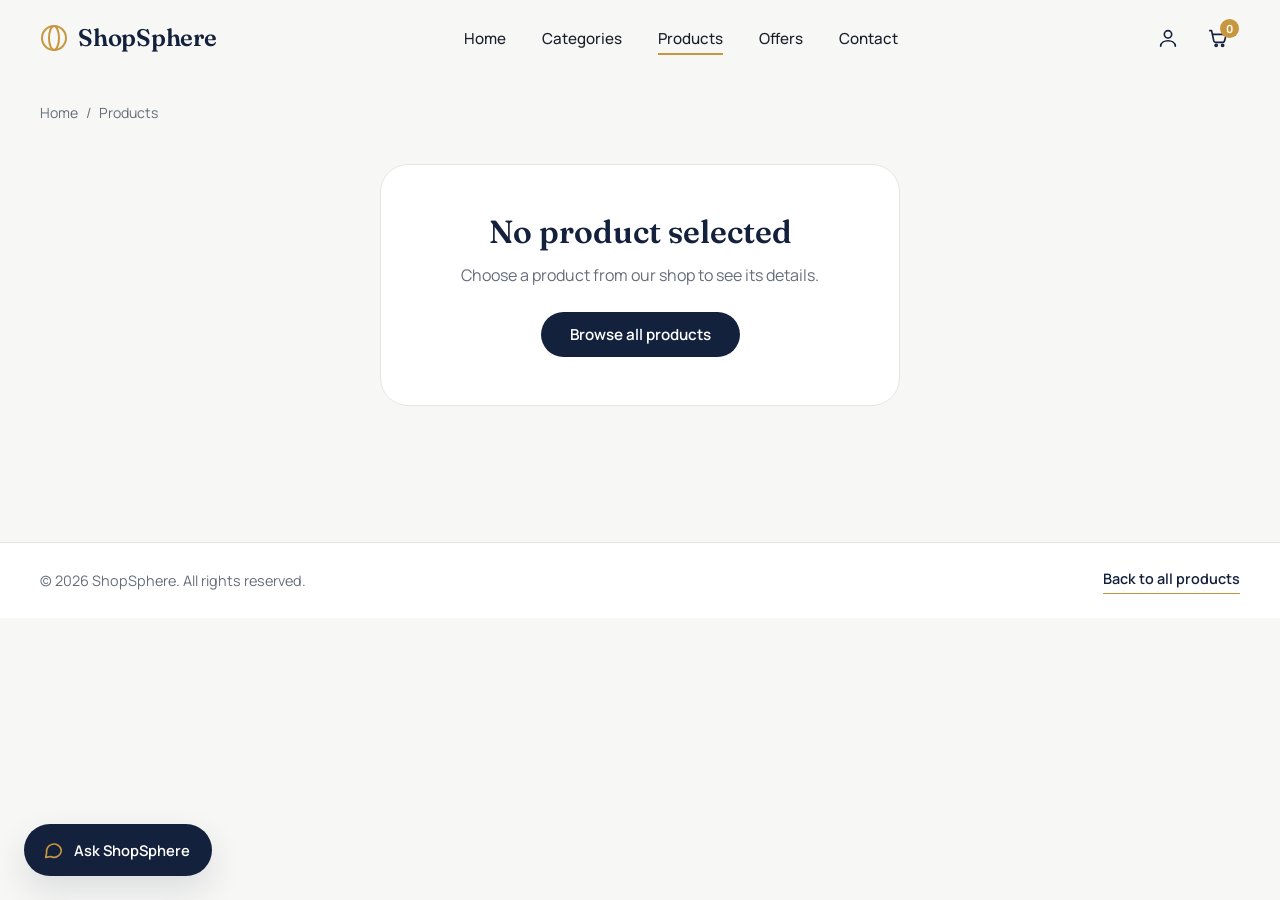
<file: frontend/product-detail.html>
<!DOCTYPE html>
<html lang="en">
<head>
    <meta charset="UTF-8">
    <meta name="viewport" content="width=device-width, initial-scale=1.0">
    <title>Product - ShopSphere</title>

    <link rel="preconnect" href="https://fonts.googleapis.com">
    <link rel="preconnect" href="https://fonts.gstatic.com" crossorigin>
    <link href="https://fonts.googleapis.com/css2?family=Fraunces:opsz,wght@9..144,500;9..144,600&family=Manrope:wght@400;500;600;700&display=swap" rel="stylesheet">

    <link rel="stylesheet" href="style.css">
    <link rel="stylesheet" href="products.css">
    <link rel="stylesheet" href="product-detail.css">
    <link rel="stylesheet" href="reviews.css">
</head>

<body class="shop-page">

    <!-- ===== Header ===== -->
    <header class="header" id="header">
        <div class="container header__inner">

            <a href="index.html" class="logo" aria-label="ShopSphere home">
                <svg class="logo__mark" width="28" height="28" viewBox="0 0 28 28" aria-hidden="true">
                    <circle cx="14" cy="14" r="12" fill="none" stroke="currentColor" stroke-width="2"/>
                    <ellipse cx="14" cy="14" rx="5" ry="12" fill="none" stroke="currentColor" stroke-width="2"/>
                </svg>
                <span class="logo__text">ShopSphere</span>
            </a>

            <nav class="nav" id="nav" aria-label="Main navigation">
                <ul class="nav__list">
                    <li><a href="index.html" class="nav__link">Home</a></li>
                    <li><a href="index.html#categories" class="nav__link">Categories</a></li>
                    <li><a href="products.html" class="nav__link is-active">Products</a></li>
                    <li><a href="index.html#offers" class="nav__link">Offers</a></li>
                    <li><a href="index.html#contact" class="nav__link">Contact</a></li>
                </ul>
            </nav>

            <div class="header__actions">
                <span id="accountSlot">
                    <a href="login.html" class="icon-btn" aria-label="Login or register">
                        <svg width="22" height="22" viewBox="0 0 24 24" fill="none" stroke="currentColor" stroke-width="1.8" stroke-linecap="round" stroke-linejoin="round" aria-hidden="true"><circle cx="12" cy="8" r="4"/><path d="M4 21c0-4 4-6 8-6s8 2 8 6"/></svg>
                    </a>
                </span>

                <a href="checkout.html" class="icon-btn cart-btn" aria-label="Cart and checkout">
                    <svg width="22" height="22" viewBox="0 0 24 24" fill="none" stroke="currentColor" stroke-width="1.8" stroke-linecap="round" stroke-linejoin="round" aria-hidden="true"><path d="M3 4h2l2.4 11.2a2 2 0 0 0 2 1.6h7.7a2 2 0 0 0 2-1.5L21 8H6"/><circle cx="10" cy="20" r="1.2"/><circle cx="17" cy="20" r="1.2"/></svg>
                    <span class="cart-btn__count" id="cartCount">0</span>
                </a>

                <button class="menu-toggle" id="menuToggle" aria-label="Open menu" aria-expanded="false" aria-controls="nav">
                    <span></span><span></span><span></span>
                </button>
            </div>
        </div>
    </header>

    <main class="container detail-page">

        <!-- Breadcrumb: Home / Products / Category / Name -->
        <nav class="breadcrumb" id="breadcrumb" aria-label="Breadcrumb">
            <a href="index.html">Home</a>
            <span aria-hidden="true">/</span>
            <a href="products.html">Products</a>
        </nav>

        <!-- The product (filled in by product-detail.js) -->
        <div id="productDetail">
            <p class="grid-message">Loading product…</p>
        </div>

        <!-- Customer reviews -->
        <section class="reviews-section" id="reviews" hidden aria-labelledby="reviews-title">
            <h2 class="section__title" id="reviews-title">Customer reviews</h2>

            <div class="reviews-layout">
                <div>
                    <ul class="review-list" id="reviewList"></ul>
                    <div class="reviews-more">
                        <button type="button" class="btn btn--outline" id="loadMoreReviews" hidden>Show more reviews</button>
                    </div>
                </div>

                <aside class="review-form-card" id="reviewFormBox"></aside>
            </div>
        </section>

        <!-- Related products -->
        <section class="related" id="related" hidden aria-labelledby="related-title">
            <h2 class="section__title" id="related-title">You may also like</h2>
            <div class="related__grid" id="relatedGrid"></div>
        </section>

    </main>

    <footer class="shop-footer">
        <div class="container shop-footer__inner">
            <p>© 2026 ShopSphere. All rights reserved.</p>
            <a href="products.html" class="link-arrow">Back to all products</a>
        </div>
    </footer>

    <div class="toast" id="toast" role="status" aria-live="polite"></div>

    <script src="product-detail.js" defer></script>
    <script src="assistant.js" defer></script>
</body>
</html>
</file>
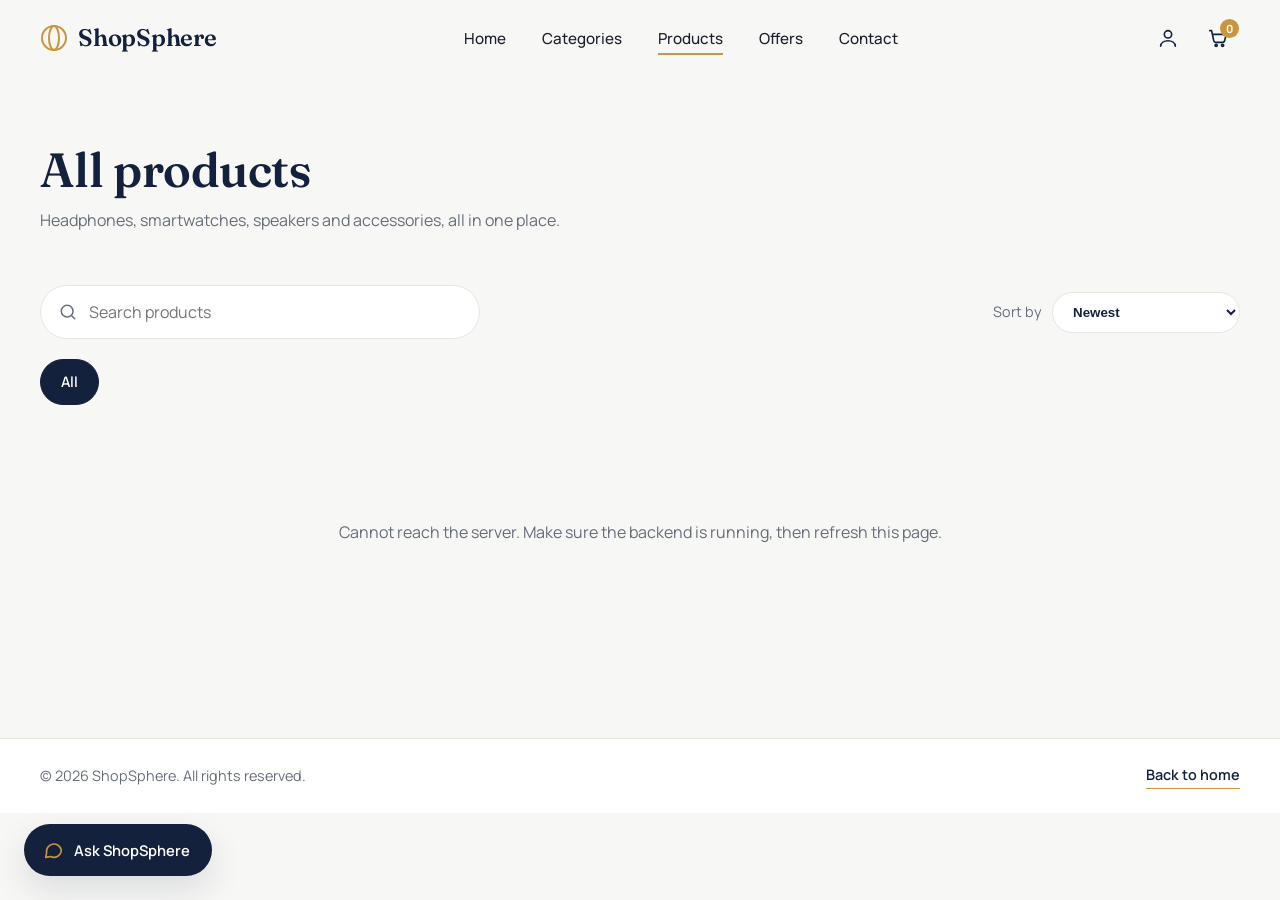
<file: frontend/products.html>
<!DOCTYPE html>
<html lang="en">
<head>
    <meta charset="UTF-8">
    <meta name="viewport" content="width=device-width, initial-scale=1.0">
    <meta name="description" content="Browse all ShopSphere products: headphones, smartwatches, speakers and accessories.">
    <title>All products - ShopSphere</title>

    <link rel="preconnect" href="https://fonts.googleapis.com">
    <link rel="preconnect" href="https://fonts.gstatic.com" crossorigin>
    <link href="https://fonts.googleapis.com/css2?family=Fraunces:opsz,wght@9..144,500;9..144,600&family=Manrope:wght@400;500;600;700&display=swap" rel="stylesheet">

    <link rel="stylesheet" href="style.css">
    <link rel="stylesheet" href="products.css">
</head>

<body class="shop-page">

    <!-- ===== Header ===== -->
    <header class="header" id="header">
        <div class="container header__inner">

            <a href="index.html" class="logo" aria-label="ShopSphere home">
                <svg class="logo__mark" width="28" height="28" viewBox="0 0 28 28" aria-hidden="true">
                    <circle cx="14" cy="14" r="12" fill="none" stroke="currentColor" stroke-width="2"/>
                    <ellipse cx="14" cy="14" rx="5" ry="12" fill="none" stroke="currentColor" stroke-width="2"/>
                </svg>
                <span class="logo__text">ShopSphere</span>
            </a>

            <nav class="nav" id="nav" aria-label="Main navigation">
                <ul class="nav__list">
                    <li><a href="index.html" class="nav__link">Home</a></li>
                    <li><a href="index.html#categories" class="nav__link">Categories</a></li>
                    <li><a href="products.html" class="nav__link is-active">Products</a></li>
                    <li><a href="index.html#offers" class="nav__link">Offers</a></li>
                    <li><a href="index.html#contact" class="nav__link">Contact</a></li>
                </ul>
            </nav>

            <div class="header__actions">
                <span id="accountSlot">
                    <a href="login.html" class="icon-btn" aria-label="Login or register">
                        <svg width="22" height="22" viewBox="0 0 24 24" fill="none" stroke="currentColor" stroke-width="1.8" stroke-linecap="round" stroke-linejoin="round" aria-hidden="true"><circle cx="12" cy="8" r="4"/><path d="M4 21c0-4 4-6 8-6s8 2 8 6"/></svg>
                    </a>
                </span>

                <a href="checkout.html" class="icon-btn cart-btn" aria-label="Cart and checkout">
                    <svg width="22" height="22" viewBox="0 0 24 24" fill="none" stroke="currentColor" stroke-width="1.8" stroke-linecap="round" stroke-linejoin="round" aria-hidden="true"><path d="M3 4h2l2.4 11.2a2 2 0 0 0 2 1.6h7.7a2 2 0 0 0 2-1.5L21 8H6"/><circle cx="10" cy="20" r="1.2"/><circle cx="17" cy="20" r="1.2"/></svg>
                    <span class="cart-btn__count" id="cartCount">0</span>
                </a>

                <button class="menu-toggle" id="menuToggle" aria-label="Open menu" aria-expanded="false" aria-controls="nav">
                    <span></span><span></span><span></span>
                </button>
            </div>
        </div>
    </header>

    <main>
        <!-- ===== Page title ===== -->
        <section class="shop-hero">
            <div class="container">
                <h1>All products</h1>
                <p>Headphones, smartwatches, speakers and accessories, all in one place.</p>
            </div>
        </section>

        <!-- ===== Toolbar and products ===== -->
        <section class="shop-section">
            <div class="container">

                <div class="shop-toolbar">
                    <form class="search-field" id="searchForm" role="search">
                        <label for="searchInput" class="visually-hidden">Search products</label>
                        <svg width="20" height="20" viewBox="0 0 24 24" fill="none" stroke="currentColor" stroke-width="1.8" stroke-linecap="round" stroke-linejoin="round" aria-hidden="true"><circle cx="11" cy="11" r="7"/><path d="M20 20l-3.5-3.5"/></svg>
                        <input type="search" id="searchInput" placeholder="Search products" autocomplete="off">
                    </form>

                    <div class="sort-field">
                        <label for="sortSelect">Sort by</label>
                        <select id="sortSelect">
                            <option value="newest">Newest</option>
                            <option value="price_asc">Price: low to high</option>
                            <option value="price_desc">Price: high to low</option>
                            <option value="name">Name: A to Z</option>
                        </select>
                    </div>
                </div>

                <div class="filters" id="categoryFilters" role="group" aria-label="Filter by category">
                    <button type="button" class="filter is-active" data-category="">All</button>
                </div>

                <p class="shop__count" id="resultCount" aria-live="polite"></p>

                <div class="product-grid" id="productGrid">
                    <p class="grid-message">Loading products…</p>
                </div>

                <div class="section__footer">
                    <button type="button" class="btn btn--outline" id="loadMore" hidden>Load more products</button>
                </div>

            </div>
        </section>
    </main>

    <footer class="shop-footer">
        <div class="container shop-footer__inner">
            <p>© 2026 ShopSphere. All rights reserved.</p>
            <a href="index.html" class="link-arrow">Back to home</a>
        </div>
    </footer>

    <div class="toast" id="toast" role="status" aria-live="polite"></div>

    <script src="products.js" defer></script>
    <script src="assistant.js" defer></script>
</body>
</html>
</file>
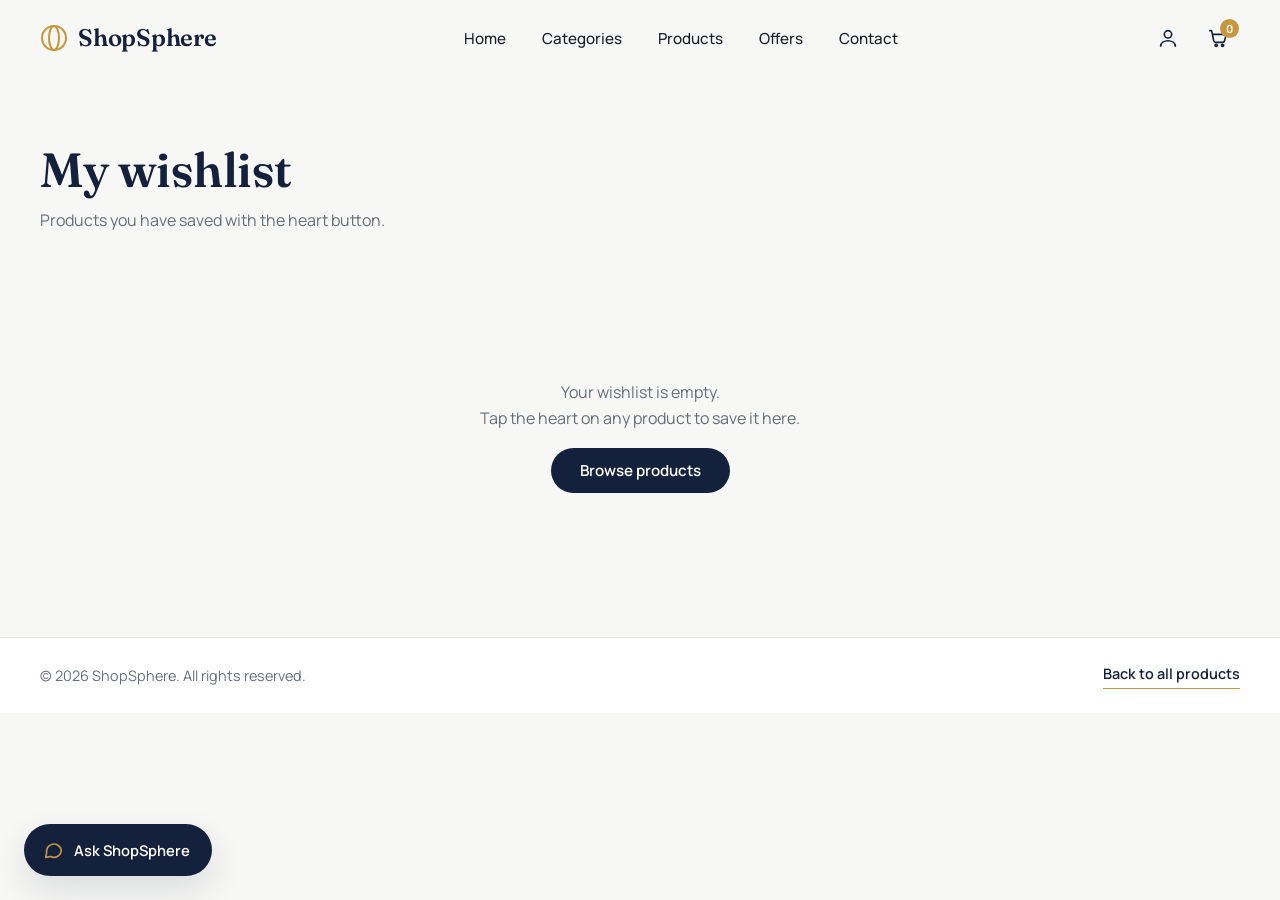
<file: frontend/wishlist.html>
<!DOCTYPE html>
<html lang="en">
<head>
    <meta charset="UTF-8">
    <meta name="viewport" content="width=device-width, initial-scale=1.0">
    <title>My wishlist - ShopSphere</title>

    <link rel="preconnect" href="https://fonts.googleapis.com">
    <link rel="preconnect" href="https://fonts.gstatic.com" crossorigin>
    <link href="https://fonts.googleapis.com/css2?family=Fraunces:opsz,wght@9..144,500;9..144,600&family=Manrope:wght@400;500;600;700&display=swap" rel="stylesheet">

    <link rel="stylesheet" href="style.css">
    <link rel="stylesheet" href="products.css">
    <link rel="stylesheet" href="wishlist.css">
</head>

<body class="shop-page">

    <!-- ===== Header ===== -->
    <header class="header" id="header">
        <div class="container header__inner">

            <a href="index.html" class="logo" aria-label="ShopSphere home">
                <svg class="logo__mark" width="28" height="28" viewBox="0 0 28 28" aria-hidden="true">
                    <circle cx="14" cy="14" r="12" fill="none" stroke="currentColor" stroke-width="2"/>
                    <ellipse cx="14" cy="14" rx="5" ry="12" fill="none" stroke="currentColor" stroke-width="2"/>
                </svg>
                <span class="logo__text">ShopSphere</span>
            </a>

            <nav class="nav" id="nav" aria-label="Main navigation">
                <ul class="nav__list">
                    <li><a href="index.html" class="nav__link">Home</a></li>
                    <li><a href="index.html#categories" class="nav__link">Categories</a></li>
                    <li><a href="products.html" class="nav__link">Products</a></li>
                    <li><a href="index.html#offers" class="nav__link">Offers</a></li>
                    <li><a href="index.html#contact" class="nav__link">Contact</a></li>
                </ul>
            </nav>

            <div class="header__actions">
                <span id="accountSlot">
                    <a href="login.html" class="icon-btn" aria-label="Login or register">
                        <svg width="22" height="22" viewBox="0 0 24 24" fill="none" stroke="currentColor" stroke-width="1.8" stroke-linecap="round" stroke-linejoin="round" aria-hidden="true"><circle cx="12" cy="8" r="4"/><path d="M4 21c0-4 4-6 8-6s8 2 8 6"/></svg>
                    </a>
                </span>

                <a href="checkout.html" class="icon-btn cart-btn" aria-label="Cart and checkout">
                    <svg width="22" height="22" viewBox="0 0 24 24" fill="none" stroke="currentColor" stroke-width="1.8" stroke-linecap="round" stroke-linejoin="round" aria-hidden="true"><path d="M3 4h2l2.4 11.2a2 2 0 0 0 2 1.6h7.7a2 2 0 0 0 2-1.5L21 8H6"/><circle cx="10" cy="20" r="1.2"/><circle cx="17" cy="20" r="1.2"/></svg>
                    <span class="cart-btn__count" id="cartCount">0</span>
                </a>

                <button class="menu-toggle" id="menuToggle" aria-label="Open menu" aria-expanded="false" aria-controls="nav">
                    <span></span><span></span><span></span>
                </button>
            </div>
        </div>
    </header>

    <main>
        <section class="shop-hero">
            <div class="container">
                <h1>My wishlist</h1>
                <p>Products you have saved with the heart button.</p>
            </div>
        </section>

        <section class="shop-section">
            <div class="container">

                <div class="wish-bar">
                    <p class="shop__count" id="wishCount" aria-live="polite"></p>
                    <button type="button" class="link-arrow" id="clearWishlist" hidden>Clear wishlist</button>
                </div>

                <div class="product-grid" id="productGrid">
                    <p class="grid-message">Loading your wishlist…</p>
                </div>

            </div>
        </section>
    </main>

    <footer class="shop-footer">
        <div class="container shop-footer__inner">
            <p>© 2026 ShopSphere. All rights reserved.</p>
            <a href="products.html" class="link-arrow">Back to all products</a>
        </div>
    </footer>

    <div class="toast" id="toast" role="status" aria-live="polite"></div>

    <script src="wishlist.js" defer></script>
    <script src="assistant.js" defer></script>
</body>
</html>
</file>
<file: frontend/style.css>
/* =====================================================
   ShopSphere - style.css
   Theme: navy + warm gold on soft white
   ===================================================== */

/* ---------- 1. Design tokens ---------- */
:root {
    --navy: #14213d;
    --navy-soft: #1f3057;
    --gold: #c8963e;
    --gold-dark: #a97a2a;
    --bg: #f7f7f5;
    --white: #ffffff;
    --ink: #1b1f2a;
    --muted: #666d7a;
    --line: #e6e6e1;
    --tint: #efefe9;
    --danger: #c0392b;
    --success: #2e7d4f;

    --font-head: "Fraunces", Georgia, serif;
    --font-body: "Manrope", "Segoe UI", system-ui, sans-serif;

    --radius-s: 8px;
    --radius-m: 14px;
    --radius-l: 28px;

    --shadow-s: 0 2px 10px rgba(20, 33, 61, 0.06);
    --shadow-m: 0 14px 34px rgba(20, 33, 61, 0.12);

    --container: 1200px;
    --header-h: 76px;
    --ease: cubic-bezier(0.22, 0.61, 0.36, 1);
}

/* ---------- 2. Reset and base ---------- */
*,
*::before,
*::after {
    box-sizing: border-box;
    margin: 0;
    padding: 0;
}

html {
    scroll-behavior: smooth;
    scroll-padding-top: calc(var(--header-h) + 12px);
}

body {
    font-family: var(--font-body);
    font-size: 1rem;
    line-height: 1.65;
    color: var(--ink);
    background: var(--bg);
    -webkit-font-smoothing: antialiased;
}

img {
    display: block;
    max-width: 100%;
    height: auto;
}

a {
    color: inherit;
    text-decoration: none;
}

ul {
    list-style: none;
}

button,
input {
    font: inherit;
    color: inherit;
}

button {
    cursor: pointer;
    border: 0;
    background: none;
}

address {
    font-style: normal;
}

[hidden] {
    display: none !important;
}

:focus-visible {
    outline: 2px solid var(--gold);
    outline-offset: 3px;
}

h1,
h2,
h3 {
    font-family: var(--font-head);
    font-weight: 600;
    line-height: 1.2;
    color: var(--navy);
}

.container {
    width: min(var(--container), 100% - 48px);
    margin-inline: auto;
}

.visually-hidden {
    position: absolute;
    width: 1px;
    height: 1px;
    overflow: hidden;
    clip: rect(0 0 0 0);
    white-space: nowrap;
}

.skip-link {
    position: absolute;
    left: 16px;
    top: -60px;
    z-index: 200;
    padding: 10px 18px;
    background: var(--navy);
    color: var(--white);
    border-radius: var(--radius-s);
    transition: top 0.2s;
}

.skip-link:focus {
    top: 12px;
}

/* ---------- 3. Buttons ---------- */
.btn {
    display: inline-flex;
    align-items: center;
    justify-content: center;
    gap: 8px;
    padding: 14px 28px;
    border-radius: 999px;
    font-weight: 600;
    font-size: 0.95rem;
    line-height: 1;
    border: 1.5px solid transparent;
    transition: background 0.25s var(--ease), color 0.25s var(--ease),
        border-color 0.25s var(--ease), transform 0.25s var(--ease);
}

.btn:active {
    transform: scale(0.97);
}

.btn--primary {
    background: var(--navy);
    color: var(--white);
}

.btn--primary:hover {
    background: var(--gold);
}

.btn--dark {
    background: var(--navy);
    color: var(--white);
}

.btn--dark:hover {
    background: var(--navy-soft);
}

.btn--ghost {
    border-color: var(--navy);
    color: var(--navy);
}

.btn--ghost:hover {
    background: var(--navy);
    color: var(--white);
}

.btn--outline {
    border-color: var(--line);
    background: var(--white);
    color: var(--navy);
}

.btn--outline:hover {
    border-color: var(--navy);
}

.btn--light {
    background: var(--white);
    color: var(--navy);
}

.btn--light:hover {
    background: var(--gold);
    color: var(--white);
}

.btn--block {
    width: 100%;
}

.link-arrow {
    font-weight: 600;
    color: var(--navy);
    border-bottom: 1.5px solid var(--gold);
    padding-bottom: 2px;
    transition: color 0.2s;
}

.link-arrow:hover {
    color: var(--gold-dark);
}

/* ---------- 4. Announcement bar ---------- */
.announcement {
    background: var(--navy);
    color: #e9e6dc;
    text-align: center;
    font-size: 0.85rem;
    padding: 9px 16px;
}

/* ---------- 5. Header ---------- */
.header {
    position: sticky;
    top: 0;
    z-index: 100;
    background: rgba(247, 247, 245, 0.92);
    backdrop-filter: blur(12px);
    -webkit-backdrop-filter: blur(12px);
    border-bottom: 1px solid transparent;
    transition: border-color 0.3s, box-shadow 0.3s;
}

.header.is-scrolled {
    border-color: var(--line);
    box-shadow: var(--shadow-s);
}

.header__inner {
    display: flex;
    align-items: center;
    justify-content: space-between;
    gap: 24px;
    height: var(--header-h);
}

.logo {
    display: inline-flex;
    align-items: center;
    gap: 10px;
    color: var(--navy);
}

.logo__mark {
    color: var(--gold);
    transition: transform 0.6s var(--ease);
}

.logo:hover .logo__mark {
    transform: rotate(180deg);
}

.logo__text {
    font-family: var(--font-head);
    font-size: 1.5rem;
    font-weight: 600;
    letter-spacing: -0.01em;
}

.logo--light {
    color: var(--white);
}

.nav__list {
    display: flex;
    gap: 36px;
}

.nav__link {
    position: relative;
    padding: 6px 0;
    font-weight: 500;
    font-size: 0.95rem;
    color: var(--ink);
}

.nav__link::after {
    content: "";
    position: absolute;
    left: 0;
    bottom: 0;
    width: 100%;
    height: 2px;
    background: var(--gold);
    transform: scaleX(0);
    transform-origin: left;
    transition: transform 0.3s var(--ease);
}

.nav__link:hover::after,
.nav__link.is-active::after {
    transform: scaleX(1);
}

.header__actions {
    display: flex;
    align-items: center;
    gap: 6px;
}

.icon-btn {
    position: relative;
    display: inline-flex;
    align-items: center;
    justify-content: center;
    width: 44px;
    height: 44px;
    border-radius: 50%;
    color: var(--navy);
    transition: background 0.2s;
}

.icon-btn:hover {
    background: var(--tint);
}

.cart-btn__count {
    position: absolute;
    top: 3px;
    right: 1px;
    min-width: 19px;
    height: 19px;
    padding: 0 5px;
    border-radius: 999px;
    background: var(--gold);
    color: var(--white);
    font-size: 0.7rem;
    font-weight: 700;
    line-height: 19px;
    text-align: center;
}

.cart-btn__count.is-bump {
    animation: bump 0.4s var(--ease);
}

@keyframes bump {
    40% {
        transform: scale(1.5);
    }
}

.menu-toggle {
    display: none;
    flex-direction: column;
    justify-content: center;
    gap: 5px;
    width: 44px;
    height: 44px;
    padding: 0 11px;
}

.menu-toggle span {
    display: block;
    height: 2px;
    background: var(--navy);
    border-radius: 2px;
    transition: transform 0.3s var(--ease), opacity 0.2s;
}

.menu-toggle.is-open span:nth-child(1) {
    transform: translateY(7px) rotate(45deg);
}

.menu-toggle.is-open span:nth-child(2) {
    opacity: 0;
}

.menu-toggle.is-open span:nth-child(3) {
    transform: translateY(-7px) rotate(-45deg);
}

/* Search panel */
.search-panel {
    border-top: 1px solid var(--line);
    background: var(--white);
    padding: 18px 0;
    animation: dropDown 0.3s var(--ease);
}

@keyframes dropDown {
    from {
        opacity: 0;
        transform: translateY(-10px);
    }
}

.search-form {
    display: flex;
    gap: 12px;
}

.search-form input {
    flex: 1;
    padding: 14px 20px;
    border: 1.5px solid var(--line);
    border-radius: 999px;
    background: var(--bg);
    outline: none;
    transition: border-color 0.2s;
}

.search-form input:focus {
    border-color: var(--navy);
}

/* ---------- 6. Hero ---------- */
.hero {
    padding: clamp(40px, 7vw, 90px) 0 clamp(50px, 7vw, 100px);
    overflow: hidden;
}

.hero__inner {
    display: grid;
    grid-template-columns: 1.05fr 0.95fr;
    align-items: center;
    gap: clamp(32px, 6vw, 80px);
}

.hero__tag {
    display: inline-block;
    margin-bottom: 20px;
    padding: 7px 16px;
    border: 1px solid var(--gold);
    border-radius: 999px;
    color: var(--gold-dark);
    font-size: 0.85rem;
    font-weight: 600;
    animation: fadeIn 0.8s 0.1s both;
}

.hero__title {
    font-size: clamp(2.2rem, 4.4vw, 3.6rem);
    letter-spacing: -0.02em;
    margin-bottom: 22px;
}

/* Line-by-line reveal: the one orchestrated page-load moment */
.hero__title .line {
    display: block;
    overflow: hidden;
    padding-bottom: 0.08em;
}

.hero__title .line > span {
    display: block;
    animation: lineUp 1s var(--ease) both;
}

.hero__title .line:nth-child(2) > span {
    animation-delay: 0.15s;
}

@keyframes lineUp {
    from {
        transform: translateY(110%);
    }
}

@keyframes fadeIn {
    from {
        opacity: 0;
    }
}

.hero__text {
    max-width: 480px;
    margin-bottom: 32px;
    color: var(--muted);
    font-size: 1.08rem;
    animation: fadeIn 0.9s 0.45s both;
}

.hero__buttons {
    display: flex;
    flex-wrap: wrap;
    gap: 14px;
    margin-bottom: 44px;
    animation: fadeIn 0.9s 0.6s both;
}

.hero__stats {
    display: flex;
    gap: clamp(20px, 4vw, 48px);
    padding-top: 28px;
    border-top: 1px solid var(--line);
    animation: fadeIn 0.9s 0.75s both;
}

.hero__stats strong {
    display: block;
    font-family: var(--font-head);
    font-size: 1.7rem;
    color: var(--navy);
    line-height: 1.2;
}

.hero__stats span {
    font-size: 0.85rem;
    color: var(--muted);
}

.hero__visual {
    position: relative;
    justify-self: center;
    width: min(440px, 100%);
}

/* The memorable element: an arched image with an offset gold outline */
.hero__image-wrap {
    position: relative;
    aspect-ratio: 4 / 5;
    border-radius: 999px 999px var(--radius-l) var(--radius-l);
    background: var(--tint);
    animation: archRise 1.2s 0.1s var(--ease) both;
}

.hero__image-wrap::before {
    content: "";
    position: absolute;
    inset: 0;
    transform: translate(16px, 16px);
    border: 2px solid var(--gold);
    border-radius: inherit;
    z-index: -1;
}

.hero__image-wrap img {
    width: 100%;
    height: 100%;
    object-fit: cover;
    border-radius: inherit;
}

@keyframes archRise {
    from {
        opacity: 0;
        transform: translateY(40px);
    }
}

.hero__float {
    position: absolute;
    display: flex;
    flex-direction: column;
    padding: 14px 18px;
    background: var(--white);
    border-radius: var(--radius-m);
    box-shadow: var(--shadow-m);
    font-size: 0.85rem;
    animation: fadeIn 0.9s 1s both;
}

.hero__float--one {
    left: -28px;
    bottom: 56px;
}

.hero__float--two {
    right: -14px;
    top: 56px;
    font-weight: 600;
    color: var(--navy);
}

.hero__float-label {
    color: var(--muted);
}

.hero__float--two .hero__float-label {
    color: var(--navy);
}

.hero__float-price {
    font-family: var(--font-head);
    font-size: 1.25rem;
    font-weight: 600;
    color: var(--navy);
}

/* ---------- 7. Trust strip ---------- */
.trust {
    background: var(--white);
    border-block: 1px solid var(--line);
}

.trust__list {
    display: grid;
    grid-template-columns: repeat(4, 1fr);
}

.trust__item {
    display: flex;
    align-items: center;
    gap: 14px;
    padding: 26px 20px;
    color: var(--navy);
}

.trust__item + .trust__item {
    border-left: 1px solid var(--line);
}

.trust__item svg {
    flex-shrink: 0;
    color: var(--gold);
}

.trust__item h3 {
    font-family: var(--font-body);
    font-size: 0.95rem;
    font-weight: 700;
}

.trust__item p {
    font-size: 0.85rem;
    color: var(--muted);
    line-height: 1.4;
}

/* ---------- 8. Sections ---------- */
.section {
    padding: clamp(56px, 8vw, 100px) 0;
}

.section--tinted {
    background: var(--tint);
}

.section__head {
    display: flex;
    align-items: flex-end;
    justify-content: space-between;
    flex-wrap: wrap;
    gap: 20px;
    margin-bottom: 40px;
}

.section__title {
    font-size: clamp(1.8rem, 3.4vw, 2.6rem);
    letter-spacing: -0.01em;
}

.section__footer {
    margin-top: 48px;
    text-align: center;
}

/* ---------- 9. Categories ---------- */
.categories {
    display: grid;
    grid-template-columns: 1.15fr 1fr;
    grid-template-rows: repeat(2, 250px);
    gap: 20px;
}

.category {
    position: relative;
    overflow: hidden;
    border-radius: var(--radius-m);
    background: var(--navy);
    color: var(--white);
}

.category--large {
    grid-row: span 2;
}

.category img {
    position: absolute;
    inset: 0;
    width: 100%;
    height: 100%;
    object-fit: cover;
    transition: transform 0.8s var(--ease);
}

.category::after {
    content: "";
    position: absolute;
    inset: 0;
    background: linear-gradient(to top, rgba(20, 33, 61, 0.85), rgba(20, 33, 61, 0) 60%);
}

.category:hover img {
    transform: scale(1.06);
}

.category__info {
    position: absolute;
    left: 24px;
    right: 24px;
    bottom: 22px;
    z-index: 1;
}

.category__info h3 {
    color: var(--white);
    font-size: 1.5rem;
}

.category--large .category__info h3 {
    font-size: 2rem;
}

.category__info p {
    font-size: 0.9rem;
    color: #e3e1d8;
}

/* ---------- 10. Filters ---------- */
.filters {
    display: flex;
    flex-wrap: wrap;
    gap: 8px;
}

.filter {
    padding: 10px 20px;
    border: 1.5px solid var(--line);
    border-radius: 999px;
    background: var(--white);
    font-size: 0.9rem;
    font-weight: 600;
    color: var(--ink);
    transition: background 0.25s, color 0.25s, border-color 0.25s;
}

.filter:hover {
    border-color: var(--navy);
}

.filter.is-active {
    background: var(--navy);
    border-color: var(--navy);
    color: var(--white);
}

/* ---------- 11. Products ---------- */
.product-grid {
    display: grid;
    grid-template-columns: repeat(3, 1fr);
    gap: 28px;
}

.product {
    background: var(--white);
    border-radius: var(--radius-m);
    overflow: hidden;
    transition: transform 0.35s var(--ease), box-shadow 0.35s var(--ease);
}

.product:hover {
    transform: translateY(-6px);
    box-shadow: var(--shadow-m);
}

.product.is-hidden {
    display: none;
}

.product__media {
    position: relative;
    aspect-ratio: 1 / 1;
    overflow: hidden;
    background: #eceef1;
}

.product__media img {
    width: 100%;
    height: 100%;
    object-fit: cover;
    transition: transform 0.7s var(--ease);
}

.product:hover .product__media img {
    transform: scale(1.05);
}

.badge {
    position: absolute;
    top: 14px;
    left: 14px;
    z-index: 2;
    padding: 5px 12px;
    border-radius: 999px;
    font-size: 0.78rem;
    font-weight: 700;
    color: var(--white);
}

.badge--sale {
    background: var(--danger);
}

.badge--new {
    background: var(--navy);
}

.wishlist {
    position: absolute;
    top: 10px;
    right: 10px;
    z-index: 2;
    display: grid;
    place-items: center;
    width: 40px;
    height: 40px;
    border-radius: 50%;
    background: var(--white);
    color: var(--navy);
    box-shadow: var(--shadow-s);
    transition: transform 0.25s var(--ease), color 0.2s;
}

.wishlist:hover {
    transform: scale(1.1);
}

.wishlist[aria-pressed="true"] {
    color: var(--danger);
}

.wishlist[aria-pressed="true"] svg {
    fill: currentColor;
}

.product__quick {
    position: absolute;
    left: 14px;
    right: 14px;
    bottom: 14px;
    z-index: 2;
    padding: 14px;
    opacity: 0;
    transform: translateY(16px);
}

.product:hover .product__quick,
.product__quick:focus-visible {
    opacity: 1;
    transform: translateY(0);
}

.product__body {
    padding: 20px 22px 24px;
}

.product__category {
    font-size: 0.82rem;
    color: var(--muted);
}

.product__name {
    margin: 2px 0 6px;
    font-size: 1.2rem;
}

.rating {
    display: flex;
    align-items: center;
    gap: 8px;
    margin-bottom: 10px;
    font-size: 0.85rem;
}

.rating__stars {
    color: var(--gold);
    letter-spacing: 2px;
}

.rating__count {
    color: var(--muted);
}

.product__price {
    display: flex;
    align-items: baseline;
    gap: 10px;
}

.price {
    font-size: 1.2rem;
    font-weight: 700;
    color: var(--navy);
}

.price--old {
    font-size: 0.95rem;
    font-weight: 500;
    color: var(--muted);
}

/* ---------- 12. Offer banner ---------- */
.offer {
    background: var(--navy);
    color: var(--white);
    overflow: hidden;
}

.offer__inner {
    display: grid;
    grid-template-columns: 1.1fr 0.9fr;
    align-items: center;
    gap: 48px;
    padding-block: clamp(48px, 7vw, 80px);
}

.offer__content h2 {
    margin-bottom: 14px;
    color: var(--white);
    font-size: clamp(1.8rem, 3.4vw, 2.7rem);
}

.offer__content > p {
    max-width: 440px;
    margin-bottom: 30px;
    color: #cfd3dc;
}

.countdown {
    display: flex;
    gap: 14px;
    margin-bottom: 34px;
}

.countdown__box {
    min-width: 76px;
    padding: 14px 10px;
    border: 1px solid rgba(200, 150, 62, 0.5);
    border-radius: var(--radius-m);
    text-align: center;
}

.countdown__box span {
    display: block;
    font-family: var(--font-head);
    font-size: 1.8rem;
    line-height: 1.1;
    color: var(--gold);
}

.countdown__box small {
    font-size: 0.78rem;
    color: #cfd3dc;
}

.offer__image img {
    width: 100%;
    max-height: 420px;
    object-fit: cover;
    border-radius: var(--radius-l);
}

/* ---------- 13. Reviews ---------- */
.reviews {
    display: grid;
    grid-template-columns: repeat(3, 1fr);
    gap: 28px;
}

.review {
    display: flex;
    flex-direction: column;
    justify-content: space-between;
    gap: 28px;
    padding: 34px 30px;
    background: var(--white);
    border: 1px solid var(--line);
    border-radius: var(--radius-m);
}

.review blockquote p {
    font-family: var(--font-head);
    font-size: 1.15rem;
    line-height: 1.6;
    color: var(--navy);
}

.review figcaption {
    display: flex;
    align-items: center;
    gap: 14px;
}

.review figcaption img {
    width: 44px;
    height: 44px;
    border-radius: 50%;
    object-fit: cover;
}

.review figcaption strong {
    display: block;
    font-size: 0.95rem;
    line-height: 1.3;
}

.review figcaption span {
    font-size: 0.85rem;
    color: var(--muted);
}

/* ---------- 14. Newsletter ---------- */
.newsletter {
    padding-bottom: clamp(56px, 8vw, 100px);
}

.newsletter__inner {
    display: grid;
    grid-template-columns: 1fr 1fr;
    align-items: center;
    gap: 40px;
    padding: clamp(32px, 5vw, 56px);
    background: var(--tint);
    border-radius: var(--radius-l);
}

.newsletter__inner h2 {
    margin-bottom: 8px;
    font-size: clamp(1.6rem, 3vw, 2.2rem);
}

.newsletter__inner p {
    color: var(--muted);
}

.newsletter__form {
    display: flex;
    flex-wrap: wrap;
    gap: 12px;
}

.newsletter__form input {
    flex: 1;
    min-width: 200px;
    padding: 15px 22px;
    border: 1.5px solid var(--line);
    border-radius: 999px;
    background: var(--white);
    outline: none;
    transition: border-color 0.2s;
}

.newsletter__form input:focus {
    border-color: var(--navy);
}

.form-message {
    flex-basis: 100%;
    min-height: 1.4em;
    font-size: 0.88rem;
}

.form-message.is-error {
    color: var(--danger);
}

.form-message.is-success {
    color: var(--success);
}

/* ---------- 15. Footer ---------- */
.footer {
    background: var(--navy);
    color: #cfd3dc;
}

.footer__grid {
    display: grid;
    grid-template-columns: 1.5fr 1fr 1fr 1.2fr;
    gap: 40px;
    padding-block: 64px 48px;
}

.footer__brand p {
    max-width: 280px;
    margin-top: 16px;
    font-size: 0.95rem;
}

.footer__col h3 {
    margin-bottom: 16px;
    font-family: var(--font-body);
    font-size: 1rem;
    font-weight: 700;
    color: var(--white);
}

.footer__col li {
    margin-bottom: 10px;
}

.footer__col a,
.footer__col p {
    font-size: 0.95rem;
}

.footer__col p {
    margin-bottom: 8px;
}

.footer__col a {
    transition: color 0.2s;
}

.footer__col a:hover,
.footer__bottom a:hover {
    color: var(--gold);
}

.footer__bottom {
    border-top: 1px solid rgba(255, 255, 255, 0.12);
    font-size: 0.88rem;
}

.footer__bottom-inner {
    display: flex;
    justify-content: space-between;
    flex-wrap: wrap;
    gap: 12px;
    padding-block: 22px;
}

.footer__bottom ul {
    display: flex;
    gap: 24px;
}

/* ---------- 16. Cart drawer, overlay, toast, to-top ---------- */
.overlay {
    position: fixed;
    inset: 0;
    z-index: 150;
    background: rgba(20, 33, 61, 0.5);
    animation: fadeIn 0.3s both;
}

.cart-drawer {
    position: fixed;
    top: 0;
    right: 0;
    z-index: 160;
    display: flex;
    flex-direction: column;
    width: min(420px, 100%);
    height: 100%;
    background: var(--white);
    box-shadow: -10px 0 40px rgba(20, 33, 61, 0.15);
    transform: translateX(100%);
    visibility: hidden;
    transition: transform 0.45s var(--ease), visibility 0s 0.45s;
}

.cart-drawer.is-open {
    transform: translateX(0);
    visibility: visible;
    transition: transform 0.45s var(--ease), visibility 0s;
}

.cart-drawer__head {
    display: flex;
    align-items: center;
    justify-content: space-between;
    padding: 20px 24px;
    border-bottom: 1px solid var(--line);
}

.cart-drawer__head h2 {
    font-size: 1.4rem;
}

.cart-drawer__items {
    flex: 1;
    overflow-y: auto;
    padding: 20px 24px;
}

.cart-empty {
    margin-top: 40px;
    text-align: center;
    color: var(--muted);
}

.cart-drawer__foot {
    padding: 20px 24px 24px;
    border-top: 1px solid var(--line);
}

.cart-total {
    display: flex;
    justify-content: space-between;
    margin-bottom: 16px;
    font-size: 1.1rem;
}

.toast {
    position: fixed;
    left: 50%;
    bottom: 28px;
    z-index: 180;
    padding: 14px 26px;
    border-radius: 999px;
    background: var(--navy);
    color: var(--white);
    font-size: 0.92rem;
    font-weight: 600;
    box-shadow: var(--shadow-m);
    opacity: 0;
    pointer-events: none;
    transform: translate(-50%, 24px);
    transition: opacity 0.3s, transform 0.4s var(--ease);
}

.toast.is-show {
    opacity: 1;
    transform: translate(-50%, 0);
}

.to-top {
    position: fixed;
    right: 24px;
    bottom: 24px;
    z-index: 90;
    display: grid;
    place-items: center;
    width: 48px;
    height: 48px;
    border-radius: 50%;
    background: var(--navy);
    color: var(--white);
    box-shadow: var(--shadow-m);
    opacity: 0;
    pointer-events: none;
    transform: translateY(16px);
    transition: opacity 0.3s, transform 0.3s var(--ease), background 0.2s;
}

.to-top:hover {
    background: var(--gold);
}

.to-top.is-visible {
    opacity: 1;
    pointer-events: auto;
    transform: translateY(0);
}

/* ---------- 17. Responsive ---------- */
@media (max-width: 1024px) {
    .product-grid {
        grid-template-columns: repeat(2, 1fr);
    }

    .footer__grid {
        grid-template-columns: 1fr 1fr;
    }

    .trust__list {
        grid-template-columns: repeat(2, 1fr);
    }

    .trust__item:nth-child(3) {
        border-left: 0;
    }

    .trust__item:nth-child(n + 3) {
        border-top: 1px solid var(--line);
    }
}

@media (max-width: 860px) {
    .menu-toggle {
        display: flex;
    }

    /* Mobile menu */
    .nav {
        position: fixed;
        top: var(--header-h);
        left: 0;
        right: 0;
        padding: 12px 24px 28px;
        background: var(--white);
        border-bottom: 1px solid var(--line);
        box-shadow: var(--shadow-m);
        opacity: 0;
        visibility: hidden;
        transform: translateY(-12px);
        transition: opacity 0.3s, transform 0.3s var(--ease), visibility 0s 0.3s;
    }

    .nav.is-open {
        opacity: 1;
        visibility: visible;
        transform: translateY(0);
        transition: opacity 0.3s, transform 0.3s var(--ease), visibility 0s;
    }

    .nav__list {
        flex-direction: column;
        gap: 0;
    }

    .nav__link {
        display: block;
        padding: 14px 0;
        border-bottom: 1px solid var(--line);
    }

    .nav__link::after {
        display: none;
    }

    .hero__inner,
    .offer__inner,
    .newsletter__inner {
        grid-template-columns: 1fr;
    }

    .hero__visual {
        order: -1;
        width: min(340px, 82%);
    }

    .hero__float--one {
        left: -16px;
    }

    .hero__float--two {
        right: -10px;
    }

    .categories {
        grid-template-columns: 1fr;
        grid-template-rows: 320px 220px 220px;
    }

    .category--large {
        grid-row: auto;
    }

    .reviews {
        grid-template-columns: 1fr;
    }

    .offer__image {
        order: -1;
    }
}

@media (max-width: 560px) {
    .container {
        width: min(var(--container), 100% - 32px);
    }

    .product-grid {
        grid-template-columns: 1fr;
    }

    .footer__grid {
        grid-template-columns: 1fr;
        padding-block: 48px 32px;
    }

    .trust__list {
        grid-template-columns: 1fr;
    }

    .trust__item + .trust__item {
        border-left: 0;
        border-top: 1px solid var(--line);
    }

    .countdown {
        gap: 8px;
    }

    .countdown__box {
        flex: 1;
        min-width: 0;
    }

    .search-form {
        flex-direction: column;
    }

    .hero__buttons .btn {
        flex: 1;
    }

    .footer__bottom-inner {
        flex-direction: column;
        align-items: flex-start;
    }
}

/* Touch devices have no hover, so keep the Add to cart button visible */
@media (hover: none) {
    .product__quick {
        opacity: 1;
        transform: none;
    }
}

/* Respect users who prefer less motion */
@media (prefers-reduced-motion: reduce) {
    *,
    *::before,
    *::after {
        animation-duration: 0.01ms !important;
        animation-delay: 0s !important;
        transition-duration: 0.01ms !important;
        scroll-behavior: auto !important;
    }
}

/* ---------- API states (added in Day 9) ---------- */
.grid-message {
    grid-column: 1 / -1;
    padding: 48px 0;
    text-align: center;
    color: var(--muted);
}

.badge--sold {
    background: var(--muted);
}

.product.is-soldout .product__media img {
    opacity: 0.55;
}

.btn:disabled {
    background: var(--muted);
    cursor: not-allowed;
}

/* ---------- Header account menu (added in Day 10) ---------- */
.account {
    position: relative;
}

.account__btn {
    display: grid;
    place-items: center;
    width: 44px;
    height: 44px;
    border-radius: 50%;
}

.account__avatar {
    display: grid;
    place-items: center;
    width: 34px;
    height: 34px;
    border-radius: 50%;
    background: var(--navy);
    color: var(--white);
    font-size: 0.9rem;
    font-weight: 700;
    transition: background 0.2s;
}

.account__btn:hover .account__avatar {
    background: var(--gold);
}

.account__menu {
    position: absolute;
    right: 0;
    top: calc(100% + 8px);
    z-index: 120;
    min-width: 220px;
    padding: 16px;
    background: var(--white);
    border: 1px solid var(--line);
    border-radius: var(--radius-m);
    box-shadow: var(--shadow-m);
    animation: dropDown 0.25s var(--ease);
}

.account__name {
    font-weight: 700;
    color: var(--navy);
    line-height: 1.3;
}

.account__email {
    margin-bottom: 12px;
    font-size: 0.85rem;
    color: var(--muted);
    overflow-wrap: anywhere;
}

.account__logout {
    width: 100%;
    padding: 10px;
    border: 1.5px solid var(--line);
    border-radius: 999px;
    font-size: 0.9rem;
    font-weight: 600;
    transition: border-color 0.2s, color 0.2s;
}

.account__logout:hover {
    border-color: var(--danger);
    color: var(--danger);
}

/* ---------- My orders links (added in Day 11) ---------- */
.account__link {
    display: block;
    padding: 10px 0;
    margin-bottom: 8px;
    border-top: 1px solid var(--line);
    font-size: 0.92rem;
    font-weight: 600;
    color: var(--navy);
    transition: color 0.2s;
}

.account__link:hover {
    color: var(--gold-dark);
}

.confirmation__actions {
    display: flex;
    flex-wrap: wrap;
    justify-content: center;
    gap: 12px;
}

/* ---------- Product links (added in Day 12) ---------- */
.product__link {
    display: block;
    width: 100%;
    height: 100%;
}

.product__name a {
    transition: color 0.2s;
}

.product__name a:hover {
    color: var(--gold-dark);
}
</file>
<file: frontend/auth.css>
/* =====================================================
   ShopSphere - auth.css
   Styles for login.html (sign in and create account)
   Uses the colours and fonts defined in style.css
   ===================================================== */

.auth-page {
    background: var(--white);
}

.auth {
    display: grid;
    grid-template-columns: 1fr 1fr;
    min-height: 100vh;
}

/* ---------- Left picture side ---------- */
.auth__visual {
    position: relative;
    display: flex;
    align-items: flex-end;
    padding: clamp(32px, 5vw, 64px);
    overflow: hidden;
    background: var(--navy);
}

.auth__visual img {
    position: absolute;
    inset: 0;
    width: 100%;
    height: 100%;
    object-fit: cover;
    opacity: 0.6;
}

.auth__visual::after {
    content: "";
    position: absolute;
    inset: 0;
    background: linear-gradient(to top, rgba(20, 33, 61, 0.92), rgba(20, 33, 61, 0.1) 70%);
}

.auth__quote {
    position: relative;
    z-index: 1;
    max-width: 420px;
    animation: fadeIn 1s 0.3s both;
}

.auth__quote p {
    font-family: var(--font-head);
    font-size: clamp(1.5rem, 2.6vw, 2.1rem);
    line-height: 1.3;
    color: var(--white);
}

.auth__quote small {
    display: block;
    margin-top: 14px;
    color: var(--gold);
    font-weight: 600;
}

/* ---------- Right form side ---------- */
.auth__panel {
    display: flex;
    flex-direction: column;
    padding: 28px clamp(24px, 6vw, 80px);
}

.auth__top {
    display: flex;
    align-items: center;
    justify-content: space-between;
    gap: 16px;
}

.auth__card {
    width: min(420px, 100%);
    margin: auto;
    padding: 40px 0;
    animation: fadeIn 0.6s both;
}

.auth__title {
    font-size: clamp(1.9rem, 3vw, 2.5rem);
    letter-spacing: -0.01em;
    margin-bottom: 8px;
}

.auth__sub {
    color: var(--muted);
}

.auth__actions {
    display: grid;
    gap: 12px;
    margin-top: 28px;
}

/* ---------- Tabs ---------- */
.auth-tabs {
    display: grid;
    grid-template-columns: 1fr 1fr;
    padding: 4px;
    margin: 26px 0 28px;
    background: var(--tint);
    border-radius: 999px;
}

.auth-tabs button {
    padding: 11px 12px;
    border-radius: 999px;
    font-size: 0.92rem;
    font-weight: 600;
    color: var(--muted);
    transition: background 0.25s var(--ease), color 0.25s var(--ease), box-shadow 0.25s;
}

.auth-tabs button[aria-selected="true"] {
    background: var(--white);
    color: var(--navy);
    box-shadow: var(--shadow-s);
}

/* ---------- Form fields ---------- */
.auth-form {
    animation: fadeIn 0.4s both;
}

.field {
    margin-bottom: 18px;
}

.field label {
    display: block;
    margin-bottom: 6px;
    font-size: 0.88rem;
    font-weight: 600;
    color: var(--navy);
}

.field input {
    width: 100%;
    padding: 14px 16px;
    border: 1.5px solid var(--line);
    border-radius: 12px;
    background: var(--bg);
    outline: none;
    transition: border-color 0.2s, background 0.2s, box-shadow 0.2s;
}

.field input:focus {
    border-color: var(--navy);
    background: var(--white);
    box-shadow: 0 0 0 4px rgba(20, 33, 61, 0.08);
}

.field input.is-invalid {
    border-color: var(--danger);
}

.field__hint {
    display: block;
    margin-top: 6px;
    font-size: 0.8rem;
    color: var(--muted);
}

.show-password {
    display: flex;
    align-items: center;
    gap: 8px;
    margin-bottom: 22px;
    font-size: 0.88rem;
    color: var(--muted);
    cursor: pointer;
}

.show-password input {
    width: 16px;
    height: 16px;
    accent-color: var(--navy);
}

.auth-form .form-message {
    margin-top: 14px;
    text-align: center;
}

/* ---------- Phones and tablets ---------- */
@media (max-width: 860px) {
    .auth {
        grid-template-columns: 1fr;
    }

    .auth__visual {
        display: none;
    }
}
</file>
<file: frontend/checkout.css>
/* =====================================================
   ShopSphere - checkout.css
   Uses colours and fonts from style.css, and the
   form field styles from auth.css
   ===================================================== */

.checkout-page {
    background: var(--bg);
}

.checkout-header {
    background: var(--white);
    border-bottom: 1px solid var(--line);
}

.checkout-header__inner {
    display: flex;
    align-items: center;
    justify-content: space-between;
    height: var(--header-h);
}

.checkout {
    padding-block: clamp(32px, 5vw, 64px) 96px;
}

.checkout__title {
    margin-bottom: 28px;
    font-size: clamp(1.9rem, 3.4vw, 2.6rem);
    letter-spacing: -0.01em;
}

.checkout__heading {
    margin-bottom: 18px;
    font-size: 1.3rem;
}

.checkout__grid {
    display: grid;
    grid-template-columns: 1.3fr 0.8fr;
    align-items: start;
    gap: clamp(24px, 4vw, 56px);
}

/* ---------- Form card ---------- */
.checkout-form,
.summary {
    padding: clamp(22px, 3vw, 36px);
    background: var(--white);
    border: 1px solid var(--line);
    border-radius: var(--radius-m);
}

.checkout-form .checkout__heading:not(:first-child) {
    margin-top: 30px;
}

.field-row {
    display: grid;
    grid-template-columns: 1fr 1fr;
    gap: 16px;
}

.payment-note {
    margin-bottom: 22px;
    padding: 14px 16px;
    background: var(--tint);
    border-radius: var(--radius-s);
    font-size: 0.92rem;
    color: var(--muted);
}

.payment-note strong {
    color: var(--navy);
}

.checkout-form .form-message {
    margin-top: 14px;
    text-align: center;
}

/* ---------- Order summary ---------- */
.summary {
    position: sticky;
    top: 24px;
}

.summary__items {
    display: grid;
    gap: 16px;
    margin-bottom: 20px;
}

.summary__item {
    display: grid;
    grid-template-columns: 56px 1fr auto;
    align-items: center;
    gap: 14px;
}

.summary__item img,
.summary__thumb {
    width: 56px;
    height: 56px;
    object-fit: cover;
    border-radius: var(--radius-s);
    background: var(--tint);
}

.summary__name {
    font-size: 0.95rem;
    font-weight: 600;
    line-height: 1.3;
    color: var(--navy);
}

.summary__qty {
    font-size: 0.85rem;
    color: var(--muted);
}

.summary__price {
    font-weight: 700;
    color: var(--navy);
}

.summary__total {
    display: flex;
    justify-content: space-between;
    padding-top: 18px;
    border-top: 1px solid var(--line);
    font-size: 1.15rem;
}

.summary__total strong {
    font-family: var(--font-head);
    font-size: 1.5rem;
    color: var(--navy);
}

.summary__note {
    margin-top: 12px;
    font-size: 0.82rem;
    color: var(--muted);
}

/* ---------- Empty cart, signed out and confirmation ---------- */
.state-box,
.confirmation {
    max-width: 560px;
    margin: 40px auto 0;
    padding: clamp(28px, 5vw, 48px);
    text-align: center;
    background: var(--white);
    border: 1px solid var(--line);
    border-radius: var(--radius-l);
    animation: fadeIn 0.6s both;
}

.state-box p,
.confirmation__text {
    margin-bottom: 26px;
    color: var(--muted);
}

.confirmation__icon {
    display: grid;
    place-items: center;
    width: 72px;
    height: 72px;
    margin: 0 auto 20px;
    border-radius: 50%;
    background: var(--success);
    color: var(--white);
    animation: pop 0.6s var(--ease) both;
}

@keyframes pop {
    from {
        transform: scale(0.4);
        opacity: 0;
    }
}

.confirmation__items {
    margin-top: 8px;
    text-align: left;
}

.confirmation .summary__total {
    margin-bottom: 28px;
    text-align: left;
}

/* ---------- Tablets and phones ---------- */
@media (max-width: 860px) {
    .checkout__grid {
        grid-template-columns: 1fr;
    }

    .summary {
        position: static;
        order: -1;
    }
}

@media (max-width: 480px) {
    .field-row {
        grid-template-columns: 1fr;
        gap: 0;
    }
}
</file>
<file: frontend/orders.css>
/* =====================================================
   ShopSphere - orders.css
   Order history page. Uses style.css and checkout.css
   ===================================================== */

.orders {
    display: grid;
    gap: 22px;
    max-width: 820px;
}

.orders__loading {
    margin-bottom: 20px;
    color: var(--muted);
}

/* ---------- One order ---------- */
.order-card {
    padding: clamp(20px, 3vw, 30px);
    background: var(--white);
    border: 1px solid var(--line);
    border-radius: var(--radius-m);
    animation: fadeIn 0.6s both;
}

.order-card__head {
    display: flex;
    flex-wrap: wrap;
    align-items: center;
    justify-content: space-between;
    gap: 12px;
    padding-bottom: 18px;
    margin-bottom: 18px;
    border-bottom: 1px solid var(--line);
}

.order-card__number {
    font-family: var(--font-head);
    font-size: 1.3rem;
    font-weight: 600;
    color: var(--navy);
    line-height: 1.2;
}

.order-card__date {
    font-size: 0.88rem;
    color: var(--muted);
}

/* ---------- Status badge ---------- */
.status {
    display: inline-block;
    padding: 6px 14px;
    border-radius: 999px;
    font-size: 0.82rem;
    font-weight: 700;
    background: var(--tint);
    color: var(--navy);
}

.status--pending {
    background: #f7ecd6;
    color: var(--gold-dark);
}

.status--paid {
    background: #dde6f5;
    color: var(--navy-soft);
}

.status--shipped {
    background: #dbeaf3;
    color: #1d5a82;
}

.status--delivered {
    background: #dcefe3;
    color: var(--success);
}

.status--cancelled {
    background: #f6dcd8;
    color: var(--danger);
}

/* ---------- Order lines ---------- */
.order-lines {
    display: grid;
    gap: 12px;
    margin-bottom: 18px;
}

.order-line {
    display: flex;
    justify-content: space-between;
    gap: 16px;
}

.order-line small {
    color: var(--muted);
    font-size: 0.85rem;
}

.order-line span:last-child {
    font-weight: 600;
    color: var(--navy);
    white-space: nowrap;
}

.order-card__foot {
    display: flex;
    flex-wrap: wrap;
    align-items: flex-end;
    justify-content: space-between;
    gap: 16px;
    padding-top: 18px;
    border-top: 1px solid var(--line);
}

.order-card__address {
    max-width: 440px;
    font-size: 0.88rem;
    color: var(--muted);
}

.order-card__address strong {
    display: block;
    margin-bottom: 2px;
    color: var(--navy);
}

.order-card__total {
    text-align: right;
    font-size: 0.88rem;
    color: var(--muted);
}

.order-card__total strong {
    display: block;
    font-family: var(--font-head);
    font-size: 1.5rem;
    color: var(--navy);
    line-height: 1.2;
}
</file>
<file: frontend/products.css>
/* =====================================================
   ShopSphere - products.css
   All products page. Uses the tokens and the card
   styles from style.css
   ===================================================== */

.shop-hero {
    padding: clamp(36px, 6vw, 64px) 0 8px;
}

.shop-hero h1 {
    margin-bottom: 8px;
    font-size: clamp(2rem, 4vw, 3rem);
    letter-spacing: -0.01em;
}

.shop-hero p {
    color: var(--muted);
}

.shop-section {
    padding: 20px 0 clamp(56px, 8vw, 96px);
}

/* ---------- Search and sort ---------- */
.shop-toolbar {
    display: flex;
    flex-wrap: wrap;
    align-items: center;
    justify-content: space-between;
    gap: 16px;
    margin: 24px 0 20px;
}

.search-field {
    position: relative;
    flex: 1 1 280px;
    max-width: 440px;
}

.search-field svg {
    position: absolute;
    left: 18px;
    top: 50%;
    transform: translateY(-50%);
    color: var(--muted);
    pointer-events: none;
}

.search-field input {
    width: 100%;
    padding: 13px 20px 13px 48px;
    border: 1.5px solid var(--line);
    border-radius: 999px;
    background: var(--white);
    outline: none;
    transition: border-color 0.2s, box-shadow 0.2s;
}

.search-field input:focus {
    border-color: var(--navy);
    box-shadow: 0 0 0 4px rgba(20, 33, 61, 0.08);
}

.sort-field {
    display: flex;
    align-items: center;
    gap: 10px;
    font-size: 0.9rem;
    color: var(--muted);
}

.sort-field select {
    padding: 11px 38px 11px 16px;
    border: 1.5px solid var(--line);
    border-radius: 999px;
    background: var(--white);
    color: var(--navy);
    font-weight: 600;
    cursor: pointer;
    outline: none;
}

.sort-field select:focus {
    border-color: var(--navy);
}

/* ---------- Results ---------- */
.shop__count {
    min-height: 1.5em;
    margin: 20px 0 24px;
    font-size: 0.92rem;
    color: var(--muted);
}

.shop-page .product {
    animation: fadeIn 0.5s both;
}

.shop-page .grid-message .btn {
    margin-top: 16px;
}

.shop-page .product.is-soldout .product__media img {
    opacity: 0.55;
}

/* ---------- Footer ---------- */
.shop-footer {
    border-top: 1px solid var(--line);
    background: var(--white);
}

.shop-footer__inner {
    display: flex;
    flex-wrap: wrap;
    align-items: center;
    justify-content: space-between;
    gap: 12px;
    padding-block: 24px;
    font-size: 0.9rem;
    color: var(--muted);
}

@media (max-width: 560px) {
    .sort-field {
        width: 100%;
        justify-content: space-between;
    }

    .search-field {
        max-width: none;
    }
}
</file>
<file: frontend/product-detail.css>
/* =====================================================
   ShopSphere - product-detail.css
   Single product page. Uses style.css and products.css
   ===================================================== */

.detail-page {
    padding-block: 24px clamp(56px, 8vw, 96px);
}

/* ---------- Breadcrumb ---------- */
.breadcrumb {
    display: flex;
    flex-wrap: wrap;
    align-items: center;
    gap: 8px;
    margin-bottom: 28px;
    font-size: 0.88rem;
    color: var(--muted);
}

.breadcrumb a {
    transition: color 0.2s;
}

.breadcrumb a:hover {
    color: var(--navy);
}

.breadcrumb [aria-current] {
    color: var(--navy);
    font-weight: 600;
}

/* ---------- Product layout ---------- */
.pd {
    display: grid;
    grid-template-columns: 1fr 1fr;
    align-items: start;
    gap: clamp(28px, 5vw, 72px);
    animation: fadeIn 0.6s both;
}

.pd__media {
    position: sticky;
    top: calc(var(--header-h) + 24px);
    aspect-ratio: 1 / 1;
    overflow: hidden;
    border-radius: var(--radius-l);
    background: #eceef1;
}

.pd__media img {
    width: 100%;
    height: 100%;
    object-fit: cover;
    transition: transform 0.8s var(--ease);
}

.pd__media:hover img {
    transform: scale(1.04);
}

.pd__media.is-soldout img {
    opacity: 0.55;
}

.pd__category {
    display: inline-block;
    margin-bottom: 10px;
    font-size: 0.9rem;
    font-weight: 600;
    color: var(--gold-dark);
    border-bottom: 1.5px solid var(--gold);
}

.pd__name {
    margin-bottom: 14px;
    font-size: clamp(1.9rem, 3.6vw, 2.8rem);
    letter-spacing: -0.01em;
}

.pd__price {
    display: flex;
    flex-wrap: wrap;
    align-items: baseline;
    gap: 12px;
    margin-bottom: 14px;
}

.pd__now {
    font-family: var(--font-head);
    font-size: 2rem;
    font-weight: 600;
    color: var(--navy);
}

.pd__old {
    font-size: 1.05rem;
    color: var(--muted);
}

.pd__discount {
    padding: 4px 12px;
    border-radius: 999px;
    background: #f6dcd8;
    color: var(--danger);
    font-size: 0.82rem;
    font-weight: 700;
}

.pd__stock {
    display: inline-flex;
    align-items: center;
    gap: 8px;
    margin-bottom: 20px;
    font-size: 0.92rem;
    font-weight: 600;
    color: var(--success);
}

.pd__stock::before {
    content: "";
    width: 9px;
    height: 9px;
    border-radius: 50%;
    background: currentColor;
}

.pd__stock--low {
    color: var(--gold-dark);
}

.pd__stock--out {
    color: var(--danger);
}

.pd__desc {
    margin-bottom: 28px;
    padding-bottom: 28px;
    border-bottom: 1px solid var(--line);
    color: var(--muted);
}

/* ---------- Quantity and buttons ---------- */
.pd__buy {
    display: flex;
    flex-wrap: wrap;
    gap: 14px;
    margin-bottom: 14px;
}

.qty {
    display: inline-flex;
    align-items: center;
    border: 1.5px solid var(--line);
    border-radius: 999px;
    background: var(--white);
}

.qty button {
    width: 46px;
    height: 48px;
    font-size: 1.2rem;
    color: var(--navy);
    border-radius: 50%;
    transition: background 0.2s;
}

.qty button:hover:not(:disabled) {
    background: var(--tint);
}

.qty button:disabled {
    color: var(--line);
    cursor: not-allowed;
}

.qty output {
    min-width: 34px;
    text-align: center;
    font-weight: 700;
}

.pd__buy .btn--primary {
    flex: 1;
    min-width: 180px;
}

.pd__wish {
    display: flex;
    align-items: center;
    justify-content: center;
    gap: 8px;
    width: 100%;
    margin-top: 14px;
    padding: 12px;
    font-size: 0.92rem;
    font-weight: 600;
    color: var(--muted);
    transition: color 0.2s;
}

.pd__wish:hover {
    color: var(--navy);
}

.pd__wish[aria-pressed="true"] {
    color: var(--danger);
}

.pd__wish[aria-pressed="true"] svg {
    fill: currentColor;
}

.pd__perks {
    display: grid;
    gap: 12px;
    margin-top: 22px;
    padding: 20px 22px;
    background: var(--tint);
    border-radius: var(--radius-m);
    font-size: 0.92rem;
    color: var(--navy);
}

.pd__perks li {
    display: flex;
    align-items: center;
    gap: 12px;
}

.pd__perks svg {
    flex-shrink: 0;
    color: var(--gold-dark);
}

/* ---------- Related products ---------- */
.related {
    margin-top: clamp(56px, 8vw, 96px);
}

.related .section__title {
    margin-bottom: 28px;
}

.related__grid {
    display: grid;
    grid-template-columns: repeat(auto-fill, minmax(230px, 1fr));
    gap: 24px;
}

.product__link {
    display: block;
    width: 100%;
    height: 100%;
}

/* ---------- Not found ---------- */
.detail-empty {
    max-width: 520px;
    margin: 40px auto;
    padding: clamp(28px, 5vw, 48px);
    text-align: center;
    background: var(--white);
    border: 1px solid var(--line);
    border-radius: var(--radius-l);
}

.detail-empty h1 {
    margin-bottom: 10px;
    font-size: 2rem;
}

.detail-empty p {
    margin-bottom: 24px;
    color: var(--muted);
}

/* ---------- Tablets and phones ---------- */
@media (max-width: 860px) {
    .pd {
        grid-template-columns: 1fr;
    }

    .pd__media {
        position: static;
    }
}
</file>
<file: frontend/reviews.css>
/* =====================================================
   ShopSphere - reviews.css
   Star ratings, review list and review form
   (used by product-detail.html)
   ===================================================== */

/* ---------- Stars that can show any rating, like 4.3 ---------- */
.stars {
    --percent: calc(var(--rating, 0) / 5 * 100%);
    display: inline-block;
    font-size: 1.1rem;
    line-height: 1;
    letter-spacing: 2px;
    background: linear-gradient(90deg, var(--gold) var(--percent), #d9d9d2 var(--percent));
    -webkit-background-clip: text;
    background-clip: text;
    -webkit-text-fill-color: transparent;
    color: transparent;
}

/* Rating line under the product title */
.pd__rating {
    display: inline-flex;
    flex-wrap: wrap;
    align-items: center;
    gap: 8px;
    margin-bottom: 16px;
    font-size: 0.92rem;
    color: var(--muted);
    transition: color 0.2s;
}

.pd__rating:hover {
    color: var(--navy);
}

.pd__rating strong {
    color: var(--navy);
}

/* ---------- Reviews section ---------- */
.reviews-section {
    margin-top: clamp(56px, 8vw, 96px);
    scroll-margin-top: calc(var(--header-h) + 16px);
}

.reviews-section .section__title {
    margin-bottom: 28px;
}

.reviews-layout {
    display: grid;
    grid-template-columns: 1.4fr 1fr;
    align-items: start;
    gap: clamp(24px, 4vw, 56px);
}

.review-list {
    display: grid;
    gap: 18px;
}

.review-item {
    padding: 22px 24px;
    background: var(--white);
    border: 1px solid var(--line);
    border-radius: var(--radius-m);
    animation: fadeIn 0.5s both;
}

.review-item__head {
    display: flex;
    flex-wrap: wrap;
    align-items: center;
    gap: 6px 14px;
    margin-bottom: 10px;
}

.review-item__name {
    font-weight: 700;
    color: var(--navy);
}

.review-item__date {
    margin-left: auto;
    font-size: 0.82rem;
    color: var(--muted);
}

.review-item__text {
    color: var(--ink);
}

.verified {
    display: inline-flex;
    align-items: center;
    gap: 4px;
    padding: 3px 10px;
    border-radius: 999px;
    background: #dcefe3;
    color: var(--success);
    font-size: 0.75rem;
    font-weight: 700;
}

.review-empty {
    padding: 28px;
    text-align: center;
    background: var(--white);
    border: 1px dashed var(--line);
    border-radius: var(--radius-m);
    color: var(--muted);
}

.reviews-more {
    margin-top: 22px;
}

/* ---------- Review form ---------- */
.review-form-card {
    position: sticky;
    top: calc(var(--header-h) + 24px);
    padding: clamp(22px, 3vw, 30px);
    background: var(--white);
    border: 1px solid var(--line);
    border-radius: var(--radius-m);
}

.review-form-card h3 {
    margin-bottom: 6px;
    font-size: 1.3rem;
}

.review-form-card > p,
.review-form__hint {
    font-size: 0.88rem;
    color: var(--muted);
}

.review-form-card .btn {
    margin-top: 18px;
}

.star-input {
    margin: 18px 0 16px;
    border: 0;
}

.star-input legend {
    margin-bottom: 4px;
    font-size: 0.88rem;
    font-weight: 600;
    color: var(--navy);
}

/* The stars are in the page from 5 down to 1, and shown 1 to 5 */
.star-input__row {
    display: inline-flex;
    flex-direction: row-reverse;
}

.star-input input {
    position: absolute;
    opacity: 0;
    pointer-events: none;
}

.star-input label {
    padding: 0 3px;
    font-size: 2rem;
    line-height: 1.2;
    color: #d9d9d2;
    cursor: pointer;
    transition: color 0.15s, transform 0.15s;
}

.star-input input:checked ~ label,
.star-input label:hover,
.star-input label:hover ~ label {
    color: var(--gold);
}

.star-input label:active {
    transform: scale(0.9);
}

.star-input input:focus-visible + label {
    outline: 2px solid var(--gold);
    outline-offset: 2px;
    border-radius: 4px;
}

.review-form label.field-label {
    display: block;
    margin-bottom: 6px;
    font-size: 0.88rem;
    font-weight: 600;
    color: var(--navy);
}

.review-form textarea {
    width: 100%;
    min-height: 110px;
    padding: 14px 16px;
    border: 1.5px solid var(--line);
    border-radius: 12px;
    background: var(--bg);
    font: inherit;
    resize: vertical;
    outline: none;
    transition: border-color 0.2s, background 0.2s, box-shadow 0.2s;
}

.review-form textarea:focus {
    border-color: var(--navy);
    background: var(--white);
    box-shadow: 0 0 0 4px rgba(20, 33, 61, 0.08);
}

.review-form__hint {
    margin-top: 10px;
}

.review-form .form-message {
    margin-top: 12px;
    text-align: center;
}

@media (max-width: 860px) {
    .reviews-layout {
        grid-template-columns: 1fr;
    }

    .review-form-card {
        position: static;
        order: -1;
    }
}
</file>
<file: frontend/wishlist.css>
/* =====================================================
   ShopSphere - wishlist.css
   Wishlist page. Uses style.css and products.css
   ===================================================== */

.wish-bar {
    display: flex;
    flex-wrap: wrap;
    align-items: center;
    justify-content: space-between;
    gap: 12px;
    margin: 24px 0 24px;
}

.wish-bar .shop__count {
    margin: 0;
}

/* The card fades out when it is removed from the wishlist */
.shop-page .product.is-removing {
    opacity: 0;
    transform: scale(0.95);
    transition: opacity 0.3s, transform 0.3s;
}
</file>
